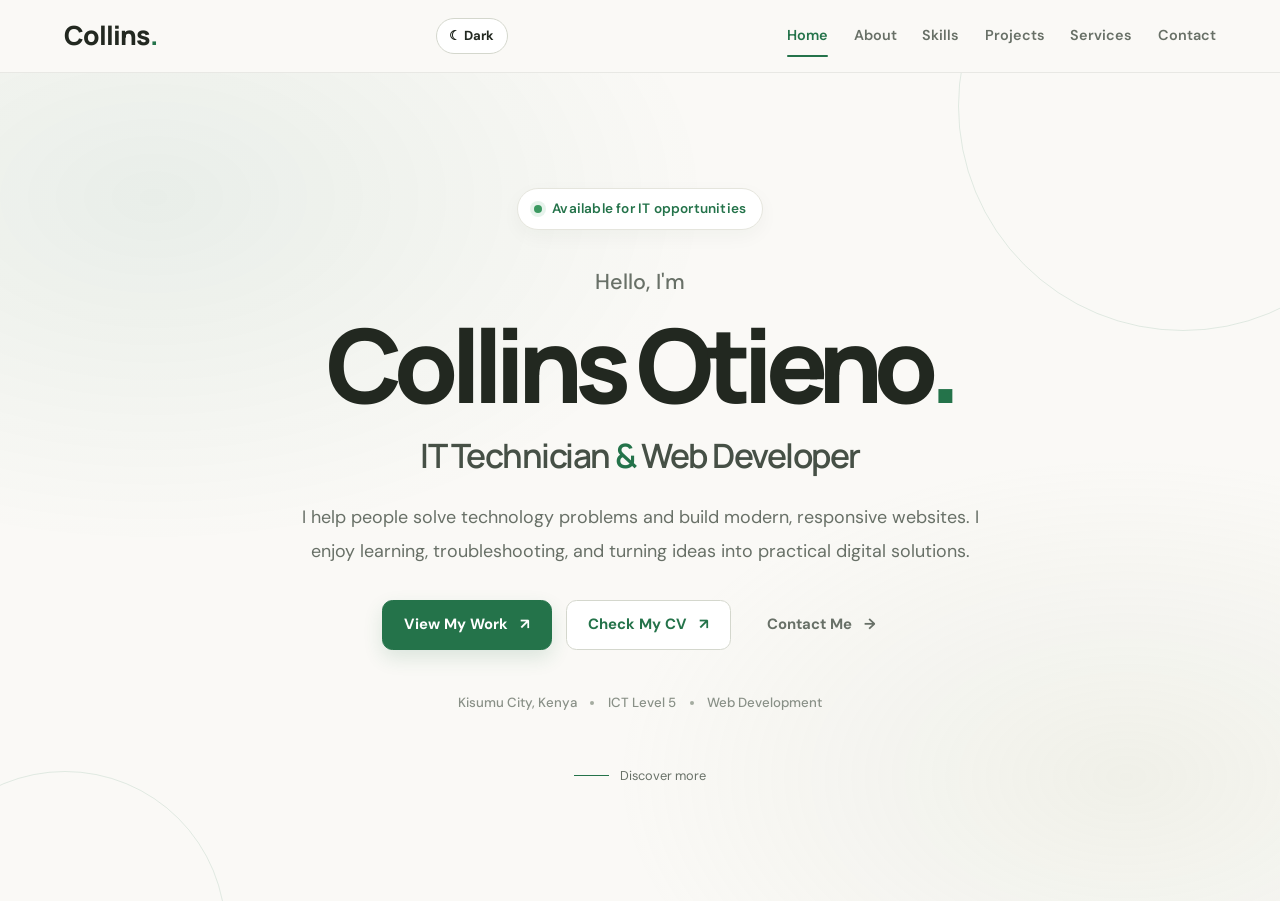
<file: index.html>
<!DOCTYPE html>
<html lang="en">

<head>
  <meta charset="UTF-8">
  <meta name="viewport" content="width=device-width, initial-scale=1.0">
  <meta name="theme-color" content="#faf9f6">
  <meta name="description" content="Collins Otieno is an IT Technician and Web Developer based in Kisumu, Kenya, providing IT support, digital services, and responsive website development.">

  <title>Collins Otieno | IT Technician & Web Developer</title>

  <link rel="preconnect" href="https://fonts.googleapis.com">
  <link rel="preconnect" href="https://fonts.gstatic.com" crossorigin>
  <link href="https://fonts.googleapis.com/css2?family=DM+Sans:wght@400;500;600;700&family=Manrope:wght@400;500;600;700;800&display=swap" rel="stylesheet">

  <link rel="stylesheet" href="style.css">
  <script src="script.js" defer></script>
</head>

<body>

  <!-- Navigation -->
  <nav aria-label="Main navigation">
    <div class="nav-header">
      <a href="#home" class="logo">Collins<span>.</span></a>

      <div class="nav-controls">
        <button type="button" id="theme-toggle" class="theme-toggle" aria-label="Switch to dark theme" aria-pressed="false">☾ Dark</button>
        <button type="button" id="nav-toggle" class="nav-toggle" aria-controls="primary-navigation" aria-expanded="false" aria-label="Open navigation menu">☰ Menu</button>
      </div>
    </div>

    <div class="nav-links" id="primary-navigation">
      <a href="#home">Home</a>
      <a href="#about">About</a>
      <a href="#skills">Skills</a>
      <a href="#projects">Projects</a>
      <a href="#services">Services</a>
      <a href="#contact">Contact</a>
    </div>
  </nav>

  <main>

    <!-- Home / Hero -->
    <section id="home" class="view-active">
      <div class="hero-content">

        <p class="hero-intro">
          <span class="status-dot"></span>
          Available for IT opportunities
        </p>

        <p class="hero-greeting">Hello, I'm</p>

        <h1>Collins Otieno<span>.</span></h1>

        <h2>IT Technician <span>&amp;</span> Web Developer</h2>

        <p class="hero-description">
          I help people solve technology problems and build modern,
          responsive websites. I enjoy learning, troubleshooting,
          and turning ideas into practical digital solutions.
        </p>

        <div class="hero-buttons">
          <a href="#projects" class="button button-primary">
            View My Work <span aria-hidden="true">↗</span>
          </a>

          <a
            href="Collins-Otieno-CV.pdf"
            class="button button-outline"
            target="_blank"
            rel="noopener noreferrer"
          >
            Check My CV <span aria-hidden="true">↗</span>
          </a>

          <a href="#contact" class="button button-text">
            Contact Me <span aria-hidden="true">→</span>
          </a>
        </div>

        <div class="hero-meta">
          <span>Kisumu City, Kenya</span>
          <span class="meta-divider" aria-hidden="true"></span>
          <span>ICT Level 5</span>
          <span class="meta-divider" aria-hidden="true"></span>
          <span>Web Development</span>
        </div>

        <a href="#about" class="scroll-indicator">
          <span class="scroll-line" aria-hidden="true"></span>
          Discover more
        </a>

      </div>
    </section>

    <!-- About -->
    <section id="about" class="page-section view-hidden">
      <div class="section-container about-content">

        <p class="section-label">ABOUT ME</p>
        <h2 class="section-heading">Technology with a purpose.</h2>

        <div class="about-intro">

          <div class="profile-picture-wrapper">
            <img
              src="images/profile.jpg"
              alt="Collins Otieno"
              class="profile-picture profile-main"
              loading="lazy"
            >

            <img
              src="images/profile-hover.jpg"
              alt=""
              aria-hidden="true"
              class="profile-picture profile-hover"
              loading="lazy"
            >
          </div>

          <div class="about-intro-text">
            <h3>Who I Am</h3>

            <p class="about-description">
              I am Collins Otieno, an aspiring IT Technician and Web
              Developer based in Kisumu City, Kisumu County, Kenya.
              I have a background in ICT and practical experience with
              software support, digital services, and technology
              solutions. I am passionate about technology,
              problem-solving, and creating useful digital solutions
              that make everyday tasks easier.
            </p>

            <p class="about-description about-description-extra">
              I continue to strengthen my skills through hands-on
              practice, technical learning, and web development projects.
              My goal is to grow into a dependable IT professional who
              can support users and create effective digital experiences.
            </p>
          </div>

        </div>

        <div class="about-highlights">

          <article class="highlight">
            <span class="card-number">01</span>
            <h3>IT Support</h3>
            <p>
              Helping users troubleshoot software issues and find
              practical solutions to everyday technology problems.
            </p>
          </article>

          <article class="highlight">
            <span class="card-number">02</span>
            <h3>Web Development</h3>
            <p>
              Building responsive websites with clean layouts,
              accessible structure, and modern HTML and CSS.
            </p>
          </article>

          <article class="highlight">
            <span class="card-number">03</span>
            <h3>Practical Experience</h3>
            <p>
              Developing useful skills through ICT training, personal
              projects, and digital service experience.
            </p>
          </article>

        </div>

        <div class="about-details">

          <div>
            <span>Location</span>
            <strong>Kisumu City, Kenya</strong>
          </div>

          <div>
            <span>Education</span>
            <strong>ICT Certificate / Level 5</strong>
          </div>

          <div>
            <span>Career Goal</span>
            <strong>IT Technician &amp; Web Developer</strong>
          </div>

        </div>

      </div>

      
<!-- Certificates -->
<div class="certificates-section" id="certificates">
    <h3>My Certificates</h3>
    <p class="certificates-intro">
        Certificates and training that support my ICT
        and web development skills.
    </p>

    <div class="certificates-container">

        <!-- freeCodeCamp Certificate -->
        <div class="certificate-card">
            <div class="certificate-placeholder">
                <span>freeCodeCamp</span>
            </div>

            <h4>freeCodeCamp Certificate</h4>
            <p>
                Web development learning and practical coding
                projects through freeCodeCamp.
            </p>
          
<a
    href="https://www.freecodecamp.org/certification/ut-f/responsive-web-design-v9"
    class="certificate-button"
    target="_blank"
    rel="noopener noreferrer"
>
    View Certificate
</a>

        </div>

        <!-- ACWICT Certificate -->
        <div class="certificate-card">
            <div class="certificate-placeholder">
                <span>ACWICT</span>
            </div>

            <h4>ACWICT Certificate</h4>
            <p>
                ICT training and device repair skills.
            </p>
            <span class="certificate-status">Certificate image to be added</span>
        </div>

    </div>
</div>


  
    </section>

    <!-- Skills -->
    <section id="skills" class="page-section view-hidden">
      <div class="section-container skills-content">

        <p class="section-label">MY SKILLS</p>
        <h2 class="section-heading">What I can do.</h2>

        <p class="section-description">
          I have developed practical ICT skills through training,
          personal projects, and hands-on digital service experience.
        </p>

        <div class="skills-grid">

          <article class="skill-card">
            <span class="card-number">01</span>
            <h3>IT Support &amp; Troubleshooting</h3>
            <ul>
              <li>Software troubleshooting</li>
              <li>Computer support</li>
              <li>Software updates</li>
              <li>Basic bug fixing</li>
              <li>System maintenance</li>
            </ul>
          </article>

          <article class="skill-card">
            <span class="card-number">02</span>
            <h3>Web Development</h3>
            <ul>
              <li>HTML</li>
              <li>CSS</li>
              <li>Responsive web design</li>
              <li>CSS Grid</li>
              <li>Flexbox</li>
            </ul>
          </article>

          <article class="skill-card">
            <span class="card-number">03</span>
            <h3>Device &amp; Software Support</h3>
            <ul>
              <li>Phone software support</li>
              <li>Software updates</li>
              <li>Junk file cleaning</li>
              <li>Password recovery assistance</li>
              <li>General device support</li>
            </ul>
          </article>

          <article class="skill-card">
            <span class="card-number">04</span>
            <h3>Digital &amp; Cyber Services</h3>
            <ul>
              <li>Printing and photocopying</li>
              <li>KRA online services</li>
              <li>KUCCPS services</li>
              <li>HELB application assistance</li>
              <li>General digital services</li>
            </ul>
          </article>

        </div>
      </div>
    </section>

    <!-- Projects -->
    <section id="projects" class="page-section view-hidden">
      <div class="section-container projects-content">

        <p class="section-label">MY PROJECTS</p>
        <h2 class="section-heading">Things I've built.</h2>

        <p class="section-description">
          These projects demonstrate my growing experience with HTML,
          CSS, responsive layouts, animation, and accessible web design.
        </p>

        <div class="projects-grid">

          <article class="project-card">
            <div class="project-image preview-penguin">
              <span class="preview-index">PROJECT 01</span>
              <div class="project-preview-title">CSS Penguin</div>
              <span class="preview-caption">Illustration &amp; animation</span>
            </div>

            <div class="project-info">
              <h3>CSS Penguin</h3>
              <p>
                A creative illustration built with HTML and CSS using
                custom shapes, gradients, and interactive effects.
              </p>

              <div class="project-tech">
                <span>HTML</span>
                <span>CSS</span>
                <span>Animation</span>
              </div>

              <div class="project-buttons">
                <a href="Projects/penguin/index.html" target="_blank" rel="noopener noreferrer">View Project ↗</a>
                <a href="Projects/penguin/source/index.html" target="_blank" rel="noopener noreferrer">Source Code</a>
              </div>
            </div>
          </article>

          <article class="project-card">
            <div class="project-image preview-magazine">
              <span class="preview-index">PROJECT 02</span>
              <div class="project-preview-title">The Magazine</div>
              <span class="preview-caption">Editorial layout</span>
            </div>

            <div class="project-info">
              <h3>Responsive Magazine</h3>
              <p>
                A magazine-style layout featuring CSS Grid, responsive
                typography, flexible columns, and structured content.
              </p>

              <div class="project-tech">
                <span>HTML</span>
                <span>CSS Grid</span>
                <span>Responsive Design</span>
              </div>

              <div class="project-buttons">
                <a href="Projects/magazine/index.html" target="_blank" rel="noopener noreferrer">View Project ↗</a>
                <a href="Projects/magazine/source/index.html" target="_blank" rel="noopener noreferrer">Source Code</a>
              </div>
            </div>
          </article>

          <article class="project-card">
            <div class="project-image preview-skyline">
              <span class="preview-index">PROJECT 03</span>
              <div class="project-preview-title">City Skyline</div>
              <span class="preview-caption">CSS visual design</span>
            </div>

            <div class="project-info">
              <h3>Responsive City Skyline</h3>
              <p>
                A city illustration created with CSS shapes, variables,
                gradients, and responsive layout techniques.
              </p>

              <div class="project-tech">
                <span>HTML</span>
                <span>CSS</span>
                <span>CSS Variables</span>
              </div>

              <div class="project-buttons">
                <a href="Projects/city-skyline/index.html" target="_blank" rel="noopener noreferrer">View Project ↗</a>
                <a href="Projects/city-skyline/source/index.html" target="_blank" rel="noopener noreferrer">Source Code</a>
              </div>
            </div>
          </article>

          <article class="project-card">
            <div class="project-image preview-ferris">
              <span class="preview-index">PROJECT 04</span>
              <div class="project-preview-title">Ferris Wheel</div>
              <span class="preview-caption">Motion &amp; transforms</span>
            </div>

            <div class="project-info">
              <h3>Animated Ferris Wheel</h3>
              <p>
                An animated CSS illustration demonstrating rotation,
                transforms, keyframes, and responsive sizing.
              </p>

              <div class="project-tech">
                <span>HTML</span>
                <span>CSS</span>
                <span>Animation</span>
              </div>

              <div class="project-buttons">
                <a href="Projects/ferris-wheel/index.html" target="_blank" rel="noopener noreferrer">View Project ↗</a>
                <a href="Projects/ferris-wheel/source/index.html" target="_blank" rel="noopener noreferrer">Source Code</a>
              </div>
            </div>
          </article>

          <article class="project-card">
            <div class="project-image preview-gallery">
              <span class="preview-index">PROJECT 05</span>
              <div class="project-preview-title">Photo Gallery</div>
              <span class="preview-caption">Flexible image layout</span>
            </div>

            <div class="project-info">
              <h3>Flexbox Photo Gallery</h3>
              <p>
                A responsive gallery demonstrating flexible layouts,
                wrapping, spacing, and image presentation.
              </p>

              <div class="project-tech">
                <span>HTML</span>
                <span>CSS</span>
                <span>Flexbox</span>
              </div>

              <div class="project-buttons">
                <a href="Projects/photo-gallery/index.html" target="_blank" rel="noopener noreferrer">View Project ↗</a>
                <a href="Projects/photo-gallery/source/index.html" target="_blank" rel="noopener noreferrer">Source Code</a>
              </div>
            </div>
          </article>

          <article class="project-card">
            <div class="project-image preview-quiz">
              <span class="preview-index">PROJECT 06</span>
              <div class="project-preview-title">Accessibility Quiz</div>
              <span class="preview-caption">Inclusive web design</span>
            </div>

            <div class="project-info">
              <h3>Accessibility Quiz</h3>
              <p>
                A quiz interface demonstrating semantic HTML, form
                controls, accessibility concepts, and responsive styling.
              </p>

              <div class="project-tech">
                <span>HTML</span>
                <span>CSS</span>
                <span>Accessibility</span>
              </div>

              <div class="project-buttons">
                <a href="Projects/accessibility-quiz/index.html" target="_blank" rel="noopener noreferrer">View Project ↗</a>
                <a href="Projects/accessibility-quiz/source/index.html" target="_blank" rel="noopener noreferrer">Source Code</a>
              </div>
            </div>
          </article>

        </div>
      </div>
    </section>

    <!-- Services -->
    <section id="services" class="page-section view-hidden">
      <div class="section-container services-content">

        <p class="section-label">WHAT I DO</p>
        <h2 class="section-heading">My services.</h2>

        <p class="section-description">
          Practical IT and digital services that help individuals
          and businesses solve technical problems and work efficiently.
        </p>

        <div class="services-grid">

          <article class="service-card">
            <span class="service-icon" aria-hidden="true">01</span>
            <h3>IT Support</h3>
            <p>
              Computer troubleshooting, software installation,
              updates, system maintenance, and technical assistance.
            </p>
          </article>

          <article class="service-card">
            <span class="service-icon" aria-hidden="true">02</span>
            <h3>Phone Software Support</h3>
            <p>
              Software updates, troubleshooting, junk file cleaning,
              and general phone software assistance.
            </p>
          </article>

          <article class="service-card">
            <span class="service-icon" aria-hidden="true">03</span>
            <h3>Web Development</h3>
            <p>
              Responsive websites built with HTML and CSS, focusing
              on clear layouts and user-friendly experiences.
            </p>
          </article>

          <article class="service-card">
            <span class="service-icon" aria-hidden="true">04</span>
            <h3>Cyber &amp; Digital Services</h3>
            <p>
              Printing, photocopying, online applications, document
              support, and everyday digital services.
            </p>
          </article>

          <article class="service-card">
            <span class="service-icon" aria-hidden="true">05</span>
            <h3>Wi-Fi &amp; Network Support</h3>
            <p>
              Basic Wi-Fi setup, connectivity troubleshooting, and
              assistance with common network problems.
            </p>
          </article>

          <article class="service-card">
            <span class="service-icon" aria-hidden="true">06</span>
            <h3>Gaming &amp; Digital Entertainment</h3>
            <p>
              PlayStation gaming services and digital entertainment
              solutions for customers.
            </p>
          </article>

        </div>
      </div>
    </section>

    <!-- Contact -->
    <section id="contact" class="page-section view-hidden">
      <div class="section-container contact-content">

        <p class="section-label">GET IN TOUCH</p>
        <h2 class="section-heading">Let's work together.</h2>

        <p class="section-description">
          Have a project, technical problem, or opportunity to discuss?
          Get in touch and let's start a conversation.
        </p>

        <div class="contact-grid">

          <div class="contact-info">

            <article class="contact-item">
              <span class="contact-symbol" aria-hidden="true">@</span>
              <div>
                <h3>Email</h3>
                <a href="mailto:walkercollinsotieno@gmail.com">
                  walkercollinsotieno@gmail.com
                </a>
              </div>
            </article>

            <article class="contact-item">
              <span class="contact-symbol" aria-hidden="true">+</span>
              <div>
                <h3>Phone</h3>
                <a href="tel:+254736106705">+254 736 106 705</a>
              </div>
            </article>

            <article class="contact-item">
              <span class="contact-symbol" aria-hidden="true">⌖</span>
              <div>
                <h3>Location</h3>
                <p>Kisumu City, Kisumu County, Kenya</p>
              </div>
            </article>

            <div class="lets-connect">
              <h3>Find me online</h3>

              <div class="connect-links">
                <a href="https://github.com/walkercollinsotieno-prog" target="_blank" rel="noopener noreferrer">GitHub ↗</a>
                <a href="https://www.linkedin.com/in/collins-oluoch-3b44a7343" target="_blank" rel="noopener noreferrer">LinkedIn ↗</a>
                <a href="https://wa.me/254736106705" target="_blank" rel="noopener noreferrer">WhatsApp ↗</a>
                <a href="mailto:walkercollinsotieno@gmail.com">Email ↗</a>
              </div>
            </div>

          </div>

          <div class="contact-forms">

            <form class="contact-form" id="contact-form">
              <h3>Send me a message</h3>

              <p class="form-description">
                Fill in your details to prepare a message in your email app.
              </p>

              <label for="contact-name">Your Name</label>
              <input
                type="text"
                id="contact-name"
                name="name"
                placeholder="Enter your name"
                autocomplete="name"
                required
              >

              <label for="contact-email">Your Email</label>
              <input
                type="email"
                id="contact-email"
                name="email"
                placeholder="Enter your email"
                autocomplete="email"
                required
              >

              <label for="contact-message">Your Message</label>
              <textarea
                id="contact-message"
                name="message"
                rows="5"
                placeholder="How can I help you?"
                required
              ></textarea>

              <button type="submit" class="button button-primary">
                Prepare Email <span aria-hidden="true">↗</span>
              </button>

              <p class="form-status" id="contact-status" aria-live="polite"></p>
            </form>

            <form class="comment-section" id="comment-form">
              <h3>Leave a Comment</h3>

              <p class="form-description">
                Have a question, suggestion, or feedback? Prepare a comment
                using the form below.
              </p>

              <label for="comment-name">Your Name</label>
              <input
                type="text"
                id="comment-name"
                name="comment-name"
                placeholder="Enter your name"
                autocomplete="name"
                required
              >

              <label for="comment-email">Your Email</label>
              <input
                type="email"
                id="comment-email"
                name="comment-email"
                placeholder="Enter your email"
                autocomplete="email"
                required
              >

              <label for="comment-message">Your Comment</label>
              <textarea
                id="comment-message"
                name="comment-message"
                rows="4"
                placeholder="Write your comment..."
                required
              ></textarea>

              <button type="submit" class="button button-outline">
                Prepare Comment <span aria-hidden="true">↗</span>
              </button>

              <p class="form-status" id="comment-status" aria-live="polite"></p>
            </form>

          </div>

        </div>
      </div>
    </section>

  </main>

  <!-- Footer: visible when Contact is selected -->
  <footer id="footer" class="view-hidden">
    <div class="footer-content">

      <div class="footer-info">
        <a href="#home" class="footer-logo">Collins<span>.</span></a>
        <p>IT Technician &amp; Web Developer</p>
        <p>Kisumu City, Kisumu County, Kenya</p>
      </div>

      <div class="footer-links">
        <a href="#home">Home</a>
        <a href="#about">About</a>
        <a href="#skills">Skills</a>
        <a href="#projects">Projects</a>
        <a href="#services">Services</a>
        <a href="#contact">Contact</a>
      </div>

      <div class="footer-bottom">
        <p>&copy; 2026 Collins Otieno. All rights reserved.</p>
        <a href="#home">Back to Home ↑</a>
      </div>

    </div>
  </footer>

</body>
</html>
</file>
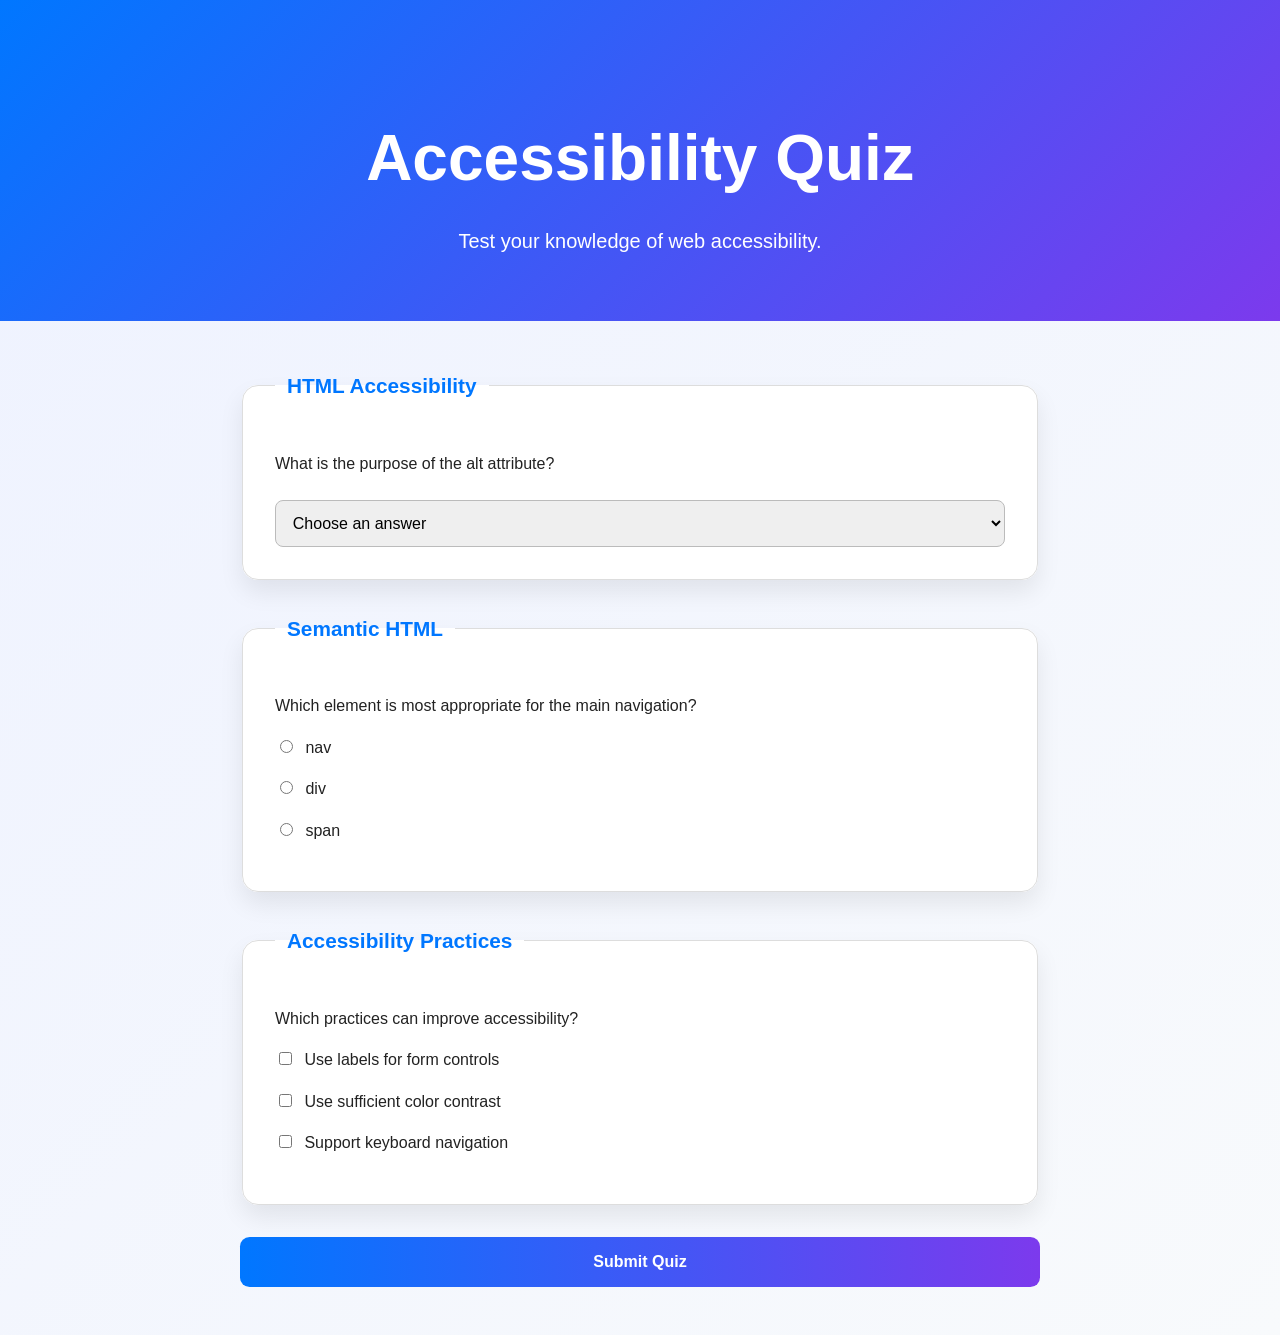
<file: Projects/accessibility-quiz/index.html>
<!DOCTYPE html>
<html lang="en">
<head>
  <meta charset="UTF-8">
  <meta name="viewport" content="width=device-width, initial-scale=1.0">
  <title>Accessibility Quiz</title>
  <link rel="stylesheet" href="styles.css">
</head>

<body>

  <header>
    <h1>Accessibility Quiz</h1>
    <p>Test your knowledge of web accessibility.</p>
  </header>

  <main>
    <form>

      <fieldset>
        <legend>HTML Accessibility</legend>

        <label for="name">What is the purpose of the alt attribute?</label>
        <select id="name" name="name">
          <option value="">Choose an answer</option>
          <option value="description">Describe an image</option>
          <option value="style">Change the image color</option>
          <option value="size">Change the image size</option>
        </select>

      </fieldset>

      <fieldset>
        <legend>Semantic HTML</legend>

        <p>Which element is most appropriate for the main navigation?</p>

        <label>
          <input type="radio" name="navigation" value="nav">
          nav
        </label>

        <label>
          <input type="radio" name="navigation" value="div">
          div
        </label>

        <label>
          <input type="radio" name="navigation" value="span">
          span
        </label>

      </fieldset>

      <fieldset>
        <legend>Accessibility Practices</legend>

        <p>Which practices can improve accessibility?</p>

        <label>
          <input type="checkbox" name="practice" value="labels">
          Use labels for form controls
        </label>

        <label>
          <input type="checkbox" name="practice" value="contrast">
          Use sufficient color contrast
        </label>

        <label>
          <input type="checkbox" name="practice" value="keyboard">
          Support keyboard navigation
        </label>

      </fieldset>

      <button type="submit">Submit Quiz</button>

    </form>
  </main>

</body>
</html>
</file>
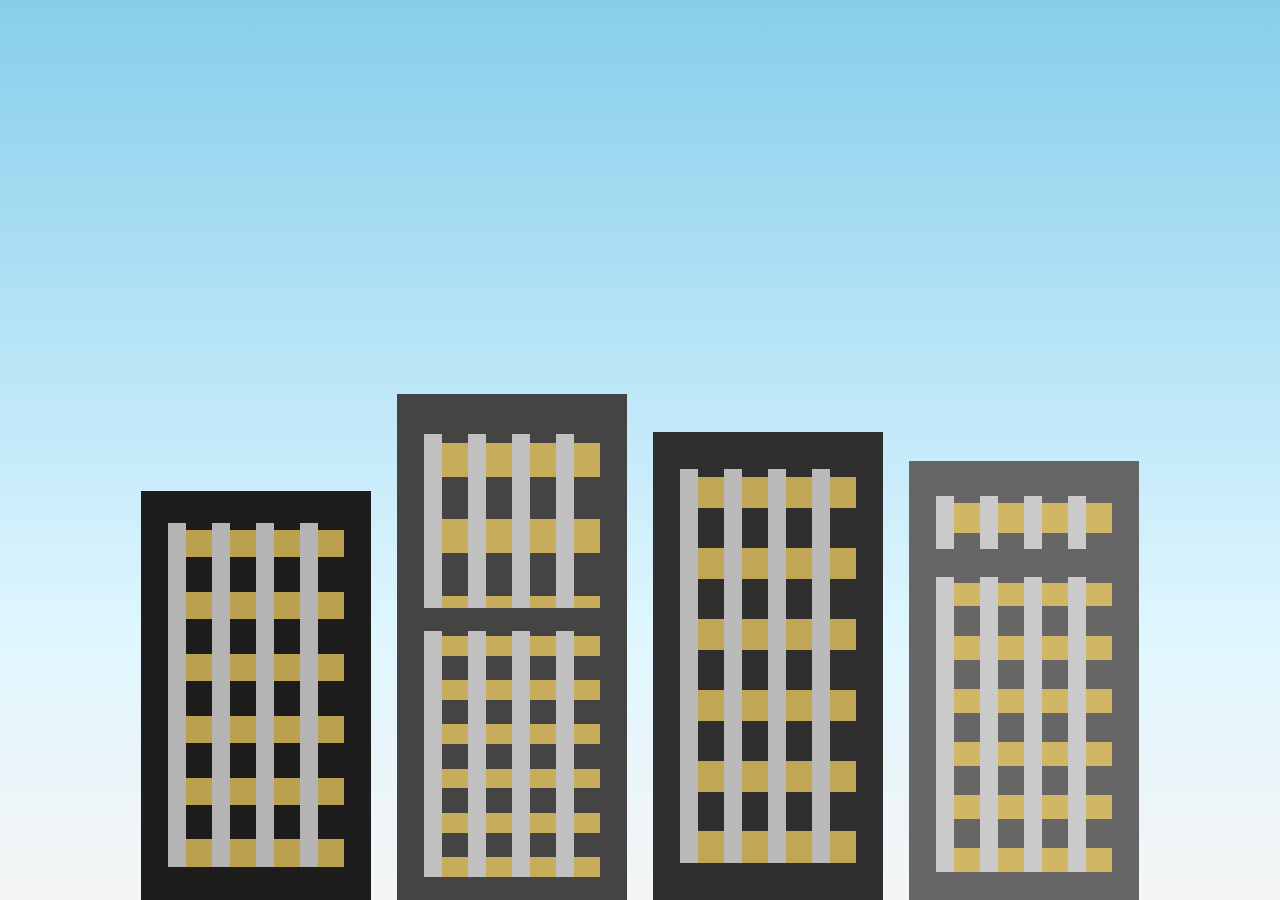
<file: Projects/city-skyline/index.html>
<!DOCTYPE html>
<html lang="en">
<head>
  <meta charset="UTF-8">
  <meta name="viewport" content="width=device-width, initial-scale=1.0">
  <title>Responsive City Skyline</title>
  <link rel="stylesheet" href="styles.css">
</head>

<body>

  <div class="background-buildings">
    <div class="building-wrap">
      <div class="bb1 building"></div>
      <div class="bb2 building"></div>
      <div class="bb3 building"></div>
      <div class="bb4 building"></div>
    </div>
  </div>

  <div class="foreground-buildings">
    <div class="building-wrap">
      <div class="fb1 building"></div>
      <div class="fb2 building"></div>
      <div class="fb3 building"></div>
      <div class="fb4 building"></div>
    </div>
  </div>

</body>
</html>
</file>
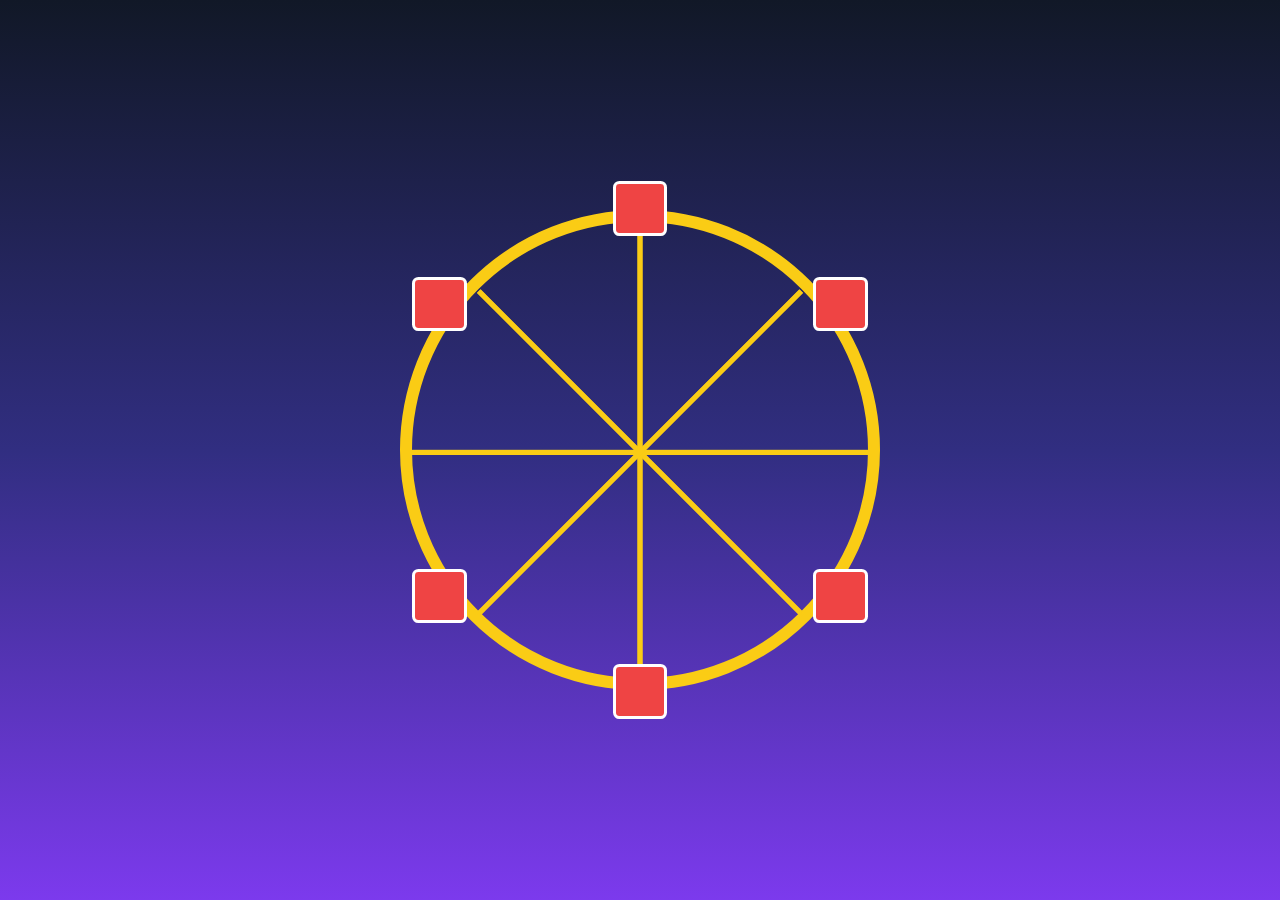
<file: Projects/ferris-wheel/index.html>
<!DOCTYPE html>
<html lang="en">
<head>
  <meta charset="UTF-8">
  <meta name="viewport" content="width=device-width, initial-scale=1.0">
  <title>Animated Ferris Wheel</title>
  <link rel="stylesheet" href="styles.css">
</head>

<body>

  <div class="wheel">
    <div class="line"></div>
    <div class="line"></div>
    <div class="line"></div>
    <div class="line"></div>
    <div class="line"></div>
    <div class="line"></div>
    <div class="line"></div>
    <div class="line"></div>

    <div class="cabin cabin1"></div>
    <div class="cabin cabin2"></div>
    <div class="cabin cabin3"></div>
    <div class="cabin cabin4"></div>
    <div class="cabin cabin5"></div>
    <div class="cabin cabin6"></div>

  </div>

</body>
</html>
</file>
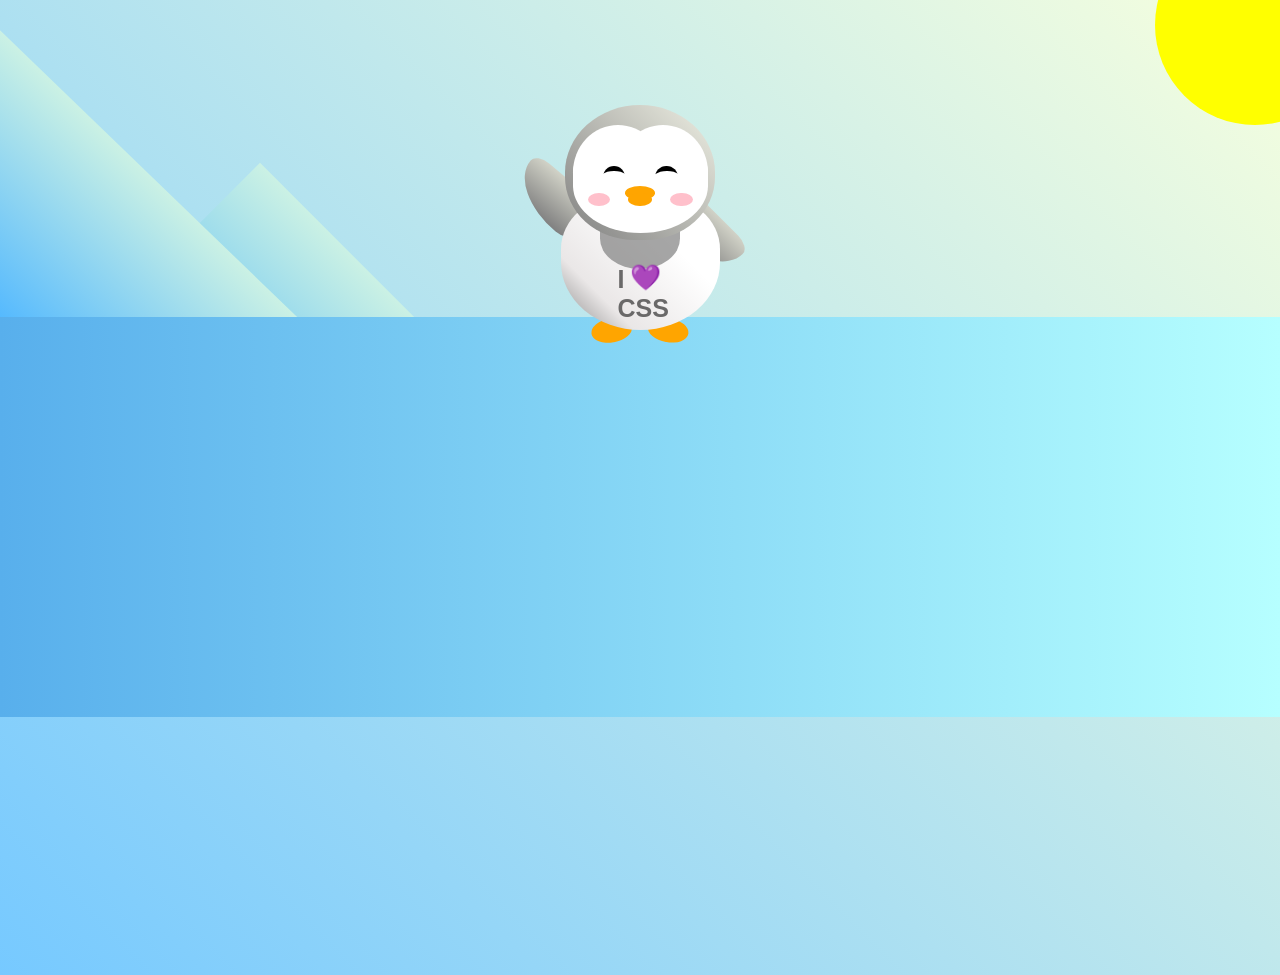
<file: Projects/penguin/index.html>
<!DOCTYPE html>
<html lang="en">

<head>
  <meta charset="UTF-8">
  <link rel="stylesheet" href="./styles.css">
  <title>Penguin</title>
  <meta name="viewport" content="width=device-width, initial-scale=1.0">
</head>

<body>

  <div class="left-mountain"></div>

  <div class="back-mountain"></div>

  <div class="sun"></div>

  <div class="penguin">

    <div class="penguin-head">

      <div class="face left"></div>
      <div class="face right"></div>

      <div class="chin"></div>

      <div class="eye left">
        <div class="eye-lid"></div>
      </div>

      <div class="eye right">
        <div class="eye-lid"></div>
      </div>

      <div class="blush left"></div>
      <div class="blush right"></div>

      <div class="beak top"></div>
      <div class="beak bottom"></div>

    </div>

    <div class="shirt">
      <div>💜</div>
      <p>I CSS</p>
    </div>

    <div class="penguin-body">

      <div class="arm left"></div>
      <div class="arm right"></div>

      <div class="foot left"></div>
      <div class="foot right"></div>

    </div>

  </div>

  <div class="ground"></div>

</body>

</html>
</file>
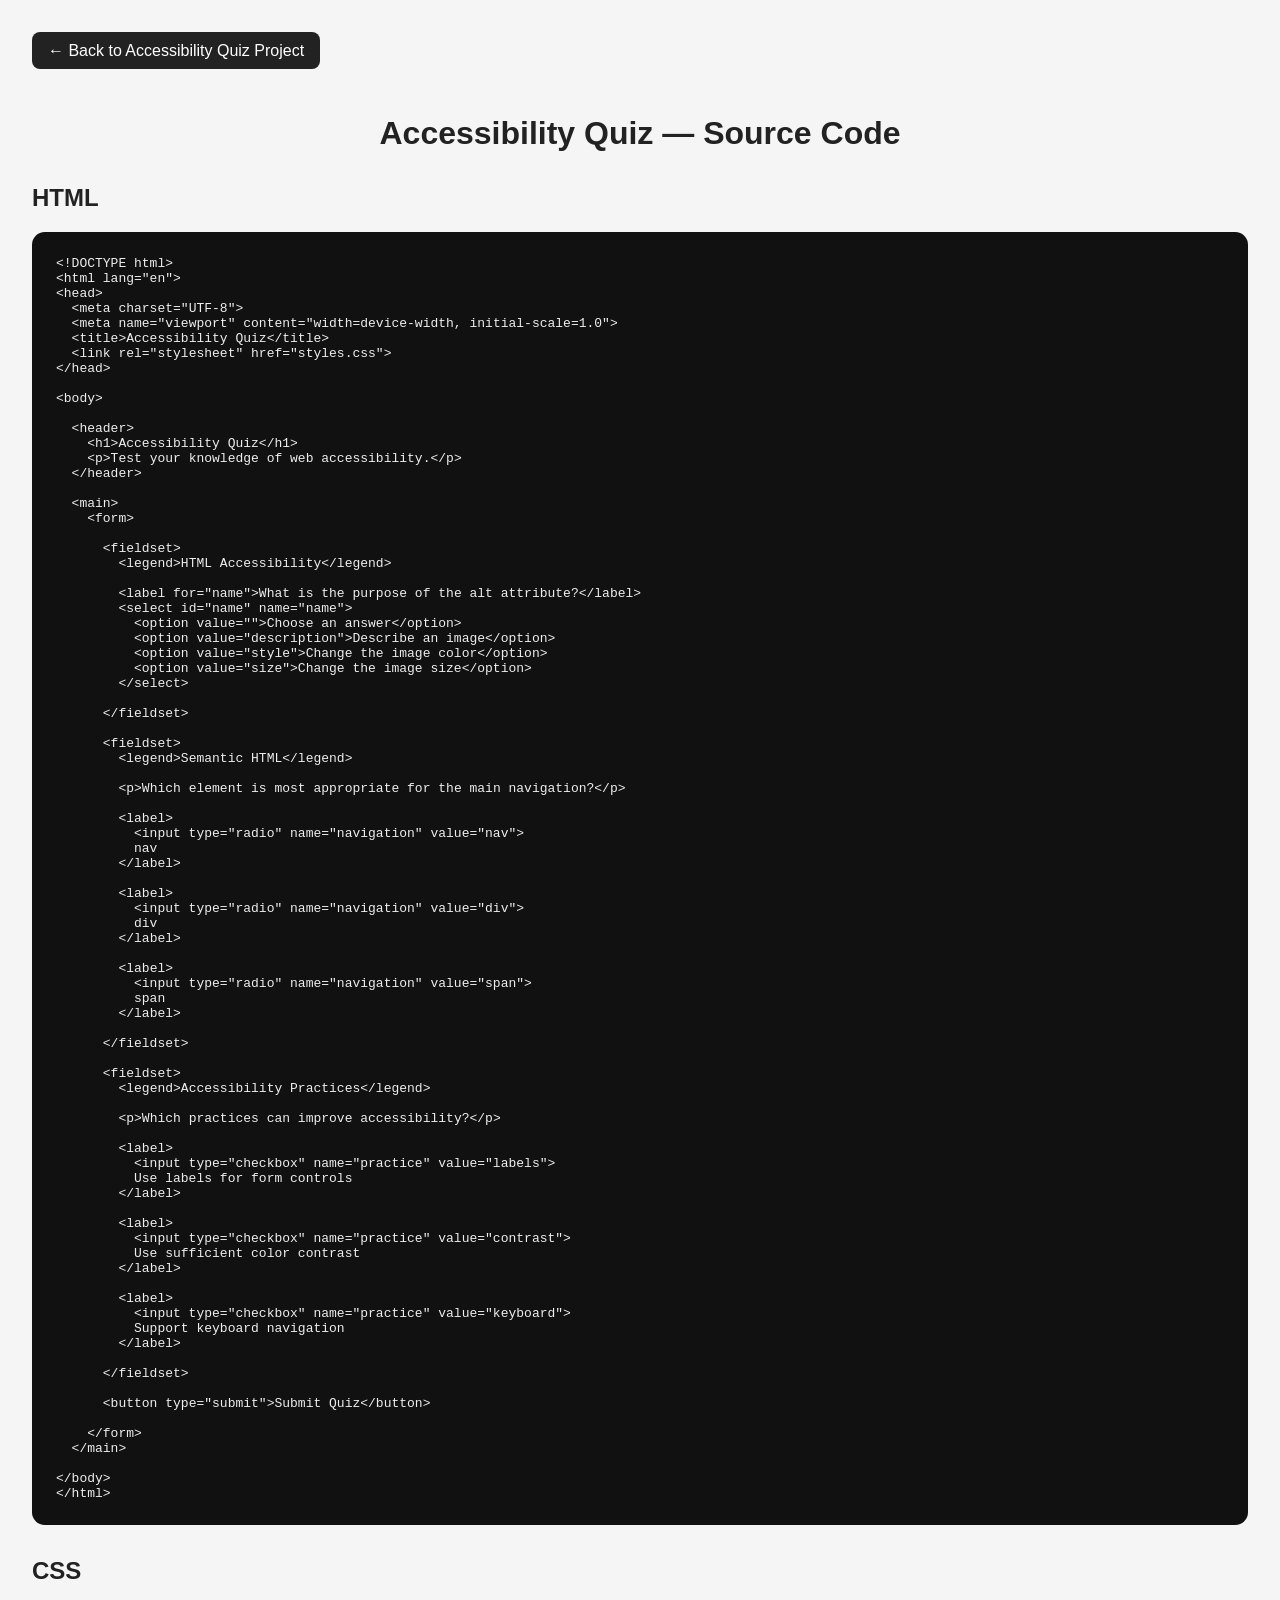
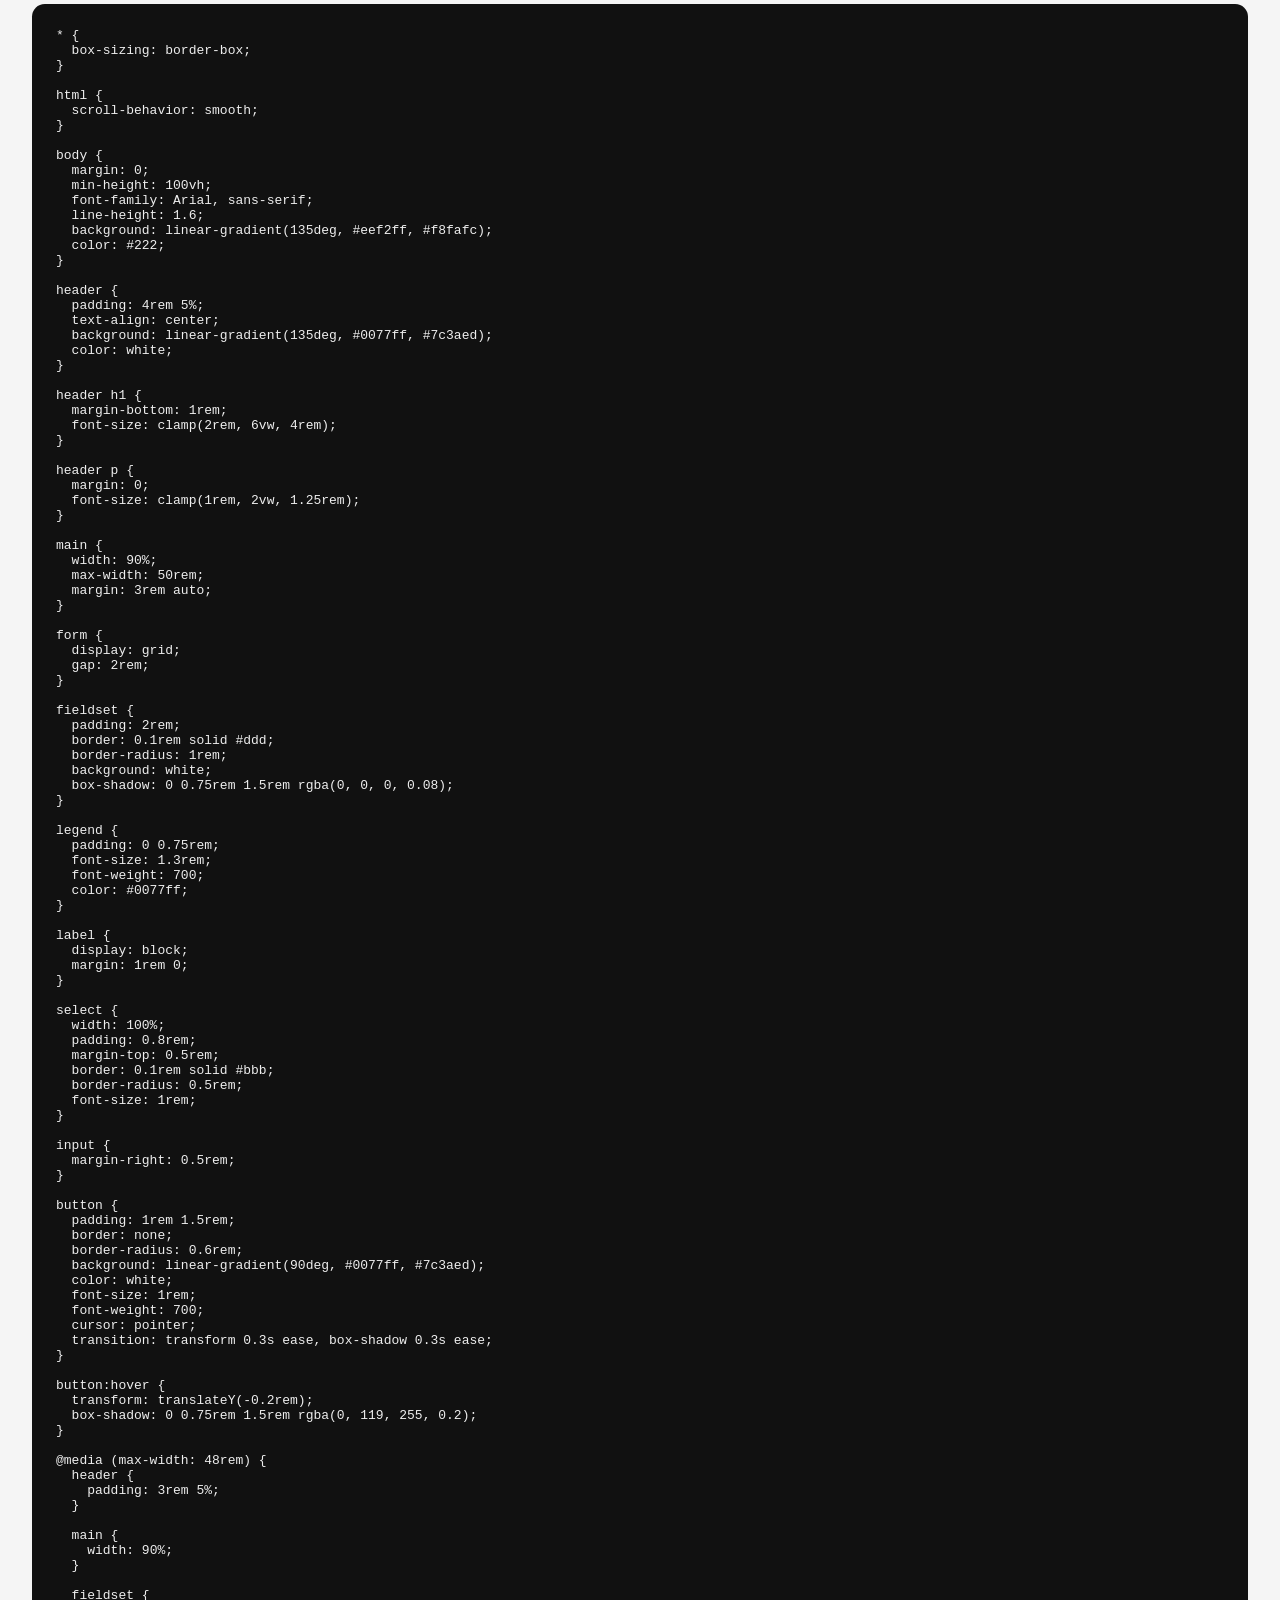
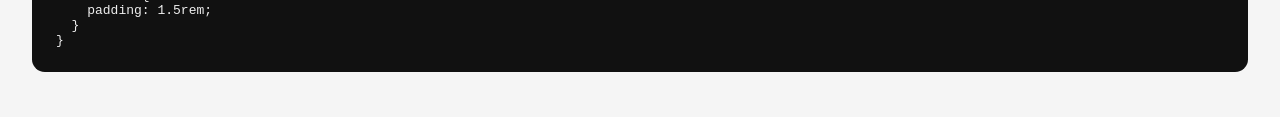
<file: Projects/accessibility-quiz/source/index.html>
<!DOCTYPE html>
<html lang="en">
<head>
  <meta charset="UTF-8">
  <meta name="viewport" content="width=device-width, initial-scale=1.0">
  <title>Accessibility Quiz - Source Code</title>

  <style>
    body {
      font-family: Arial, sans-serif;
      margin: 0;
      padding: 2rem;
      background: #f5f5f5;
      color: #222;
    }

    /* Styles the link as a professional back button */
    .back-link {
      display: inline-block;
      margin-bottom: 1.5rem;
      padding: 0.6rem 1rem;
      background: #222;
      color: white;
      text-decoration: none;
      border-radius: 0.5rem;
      transition: transform 0.2s ease, background 0.2s ease;
    }

    /* Adds a small hover effect when the mouse is over the button */
    .back-link:hover {
      background: #444;
      transform: translateX(-0.2rem);
    }

    h1 {
      text-align: center;
      margin-bottom: 2rem;
    }

    h2 {
      margin-top: 2rem;
    }

    pre {
      background: #111;
      color: #eee;
      padding: 1.5rem;
      border-radius: 0.8rem;
      overflow-x: auto;
      white-space: pre-wrap;
    }
  </style>
</head>

<body>

  <!-- Link back to the Accessibility Quiz project -->
  <a href="../index.html" class="back-link">← Back to Accessibility Quiz Project</a>

  <h1>Accessibility Quiz — Source Code</h1>

  <h2>HTML</h2>
  <pre id="html-code">Loading HTML...</pre>

  <h2>CSS</h2>
  <pre id="css-code">Loading CSS...</pre>

  <script>
    fetch("../index.html")
      .then(response => response.text())
      .then(code => {
        document.getElementById("html-code").textContent = code;
      });

    fetch("../styles.css")
      .then(response => response.text())
      .then(code => {
        document.getElementById("css-code").textContent = code;
      });
  </script>

</body>
</html>
</file>
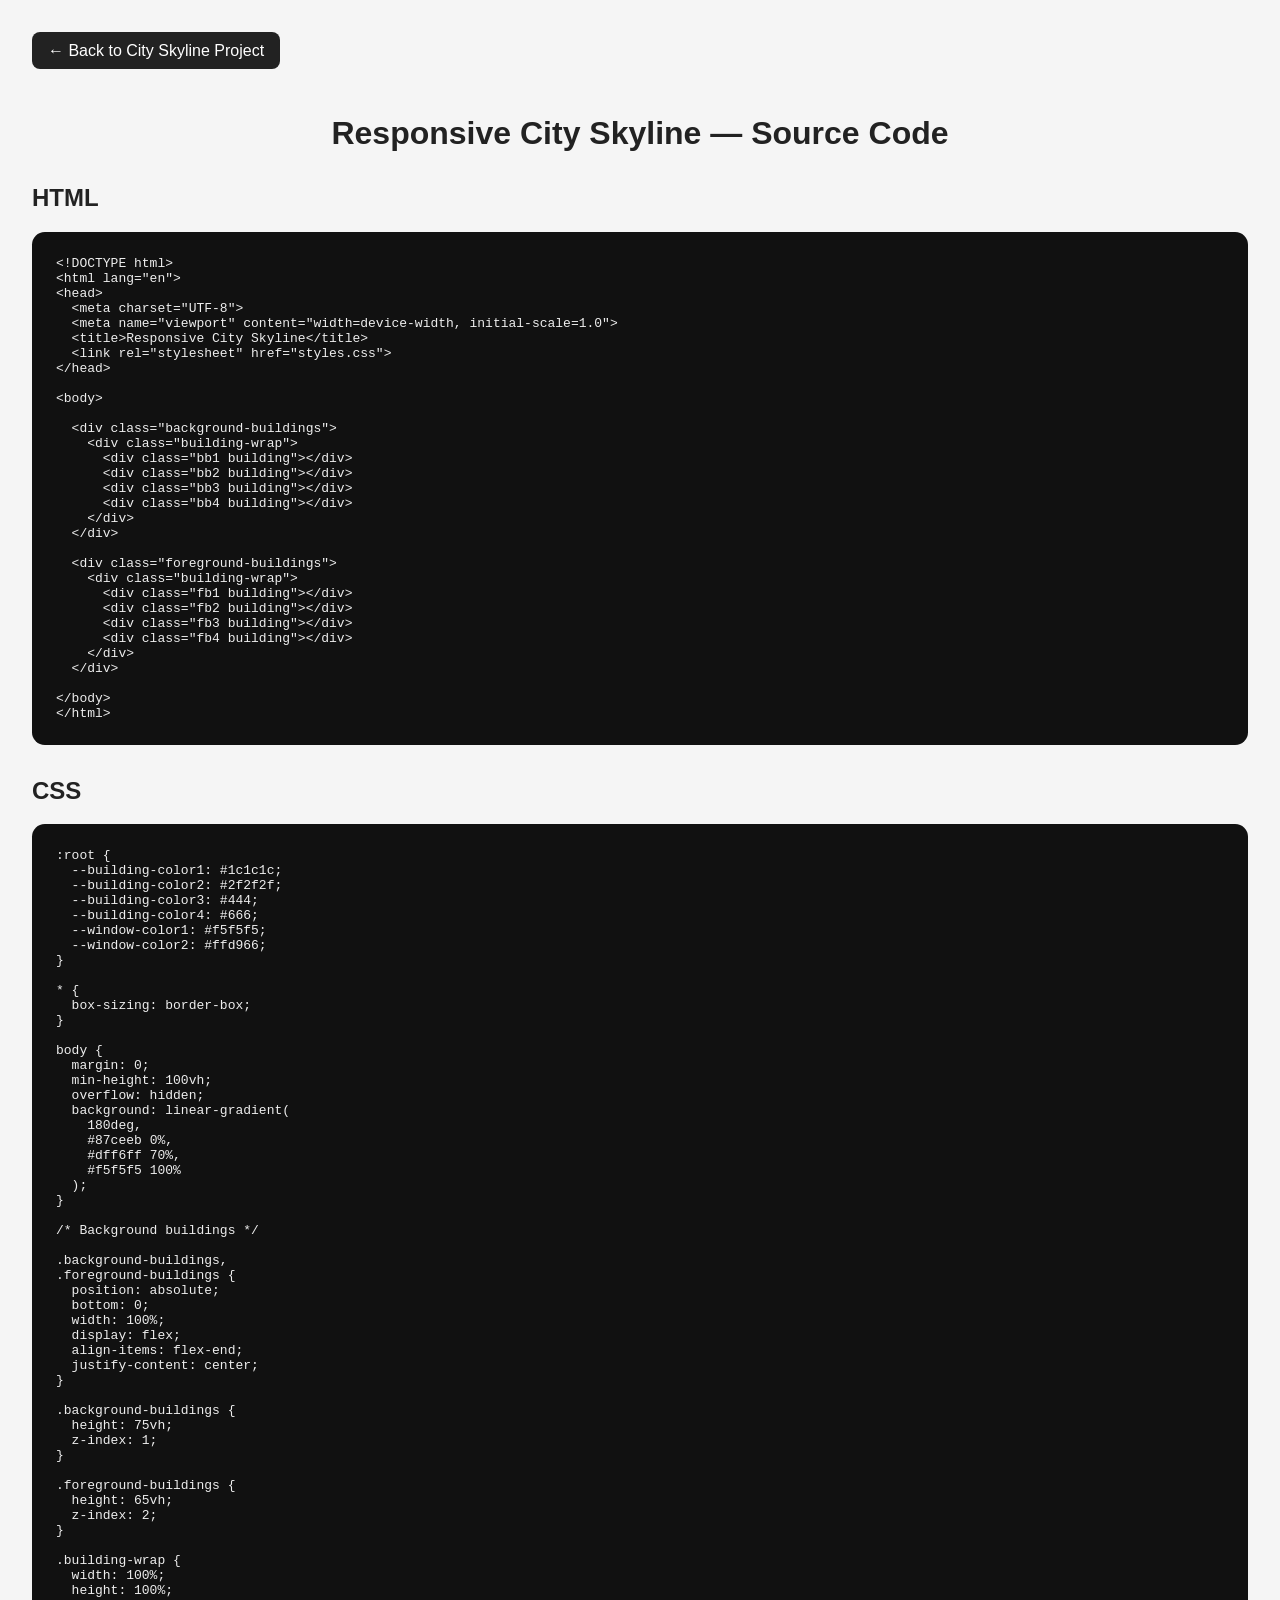
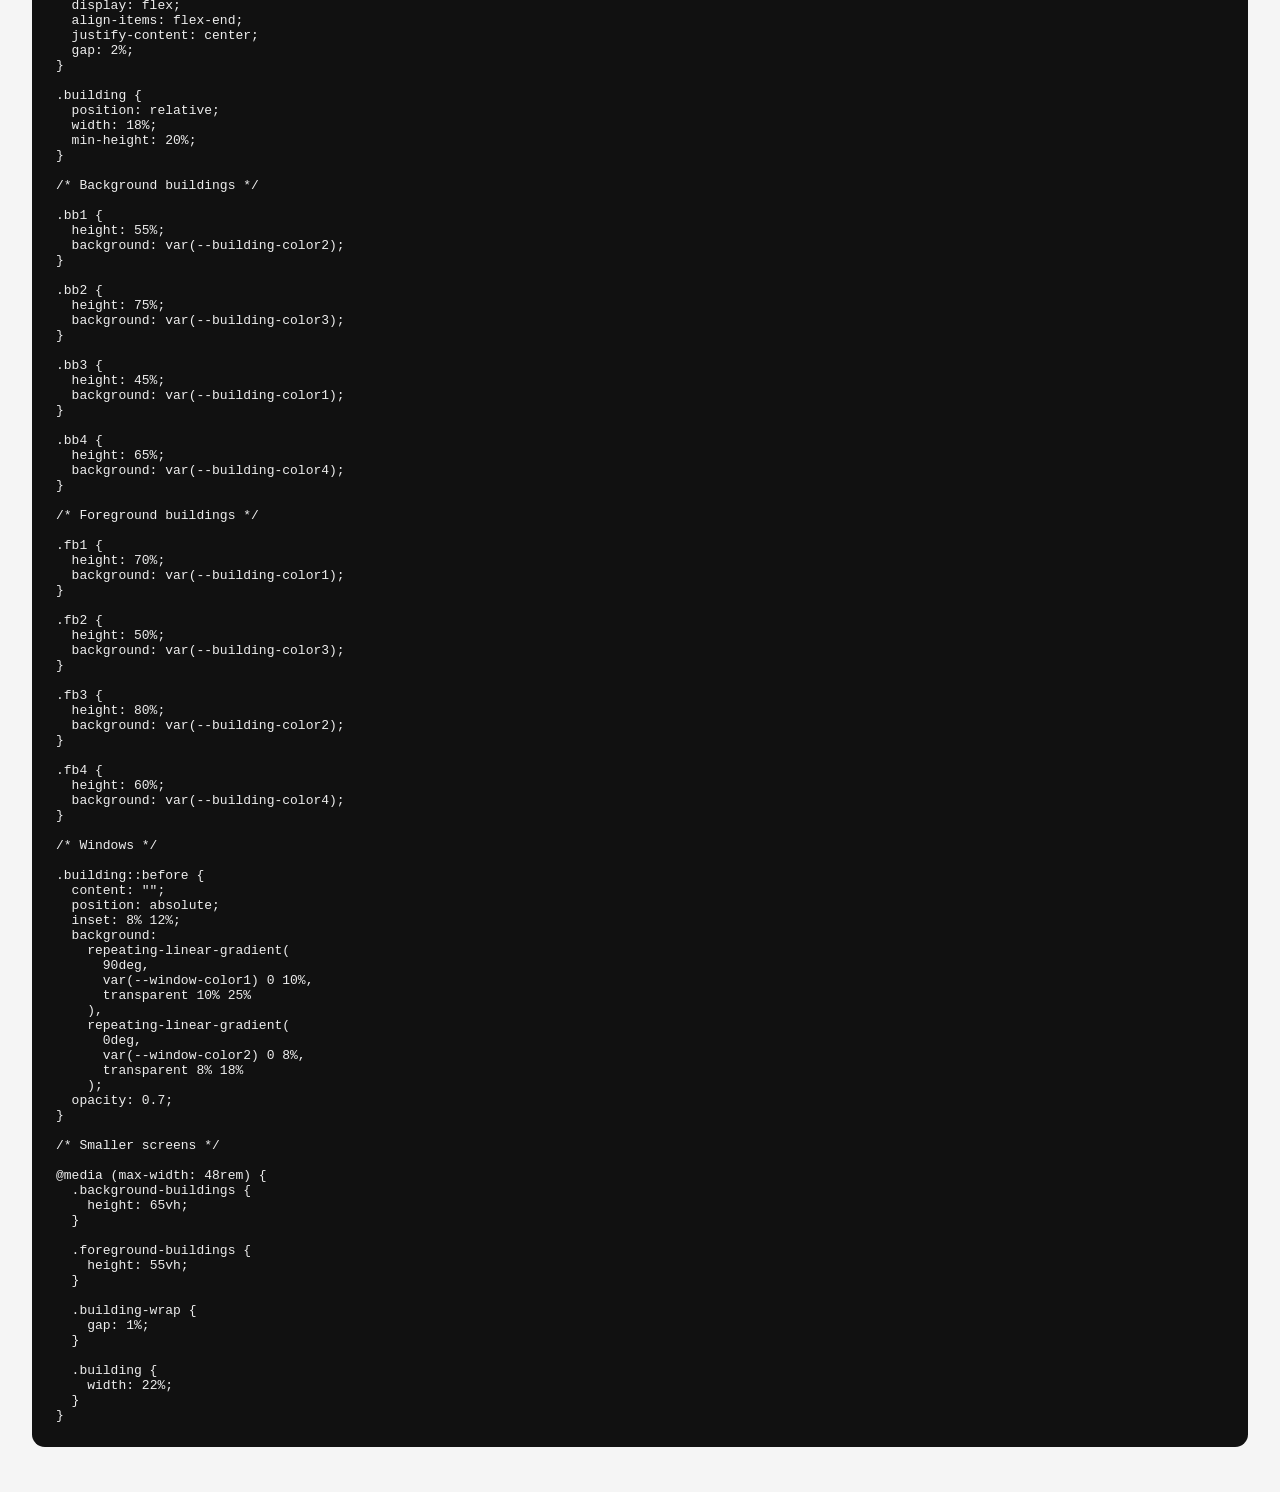
<file: Projects/city-skyline/source/index.html>
<!DOCTYPE html>
<html lang="en">
<head>
  <meta charset="UTF-8">
  <meta name="viewport" content="width=device-width, initial-scale=1.0">
  <title>City Skyline - Source Code</title>

  <style>
    body {
      font-family: Arial, sans-serif;
      margin: 0;
      padding: 2rem;
      background: #f5f5f5;
      color: #222;
    }

    /* Styles the link as a professional back button */
    .back-link {
      display: inline-block;
      margin-bottom: 1.5rem;
      padding: 0.6rem 1rem;
      background: #222;
      color: white;
      text-decoration: none;
      border-radius: 0.5rem;
      transition: transform 0.2s ease, background 0.2s ease;
    }

    /* Adds a small hover effect when the mouse is over the button */
    .back-link:hover {
      background: #444;
      transform: translateX(-0.2rem);
    }

    h1 {
      text-align: center;
      margin-bottom: 2rem;
    }

    h2 {
      margin-top: 2rem;
    }

    pre {
      background: #111;
      color: #eee;
      padding: 1.5rem;
      border-radius: 0.8rem;
      overflow-x: auto;
      white-space: pre-wrap;
    }
  </style>
</head>

<body>

  <!-- Link back to the City Skyline project -->
  <a href="../index.html" class="back-link">← Back to City Skyline Project</a>

  <h1>Responsive City Skyline — Source Code</h1>

  <h2>HTML</h2>
  <pre id="html-code">Loading HTML...</pre>

  <h2>CSS</h2>
  <pre id="css-code">Loading CSS...</pre>

  <script>
    fetch("../index.html")
      .then(response => response.text())
      .then(code => {
        document.getElementById("html-code").textContent = code;
      });

    fetch("../styles.css")
      .then(response => response.text())
      .then(code => {
        document.getElementById("css-code").textContent = code;
      });
  </script>

</body>
</html>
</file>
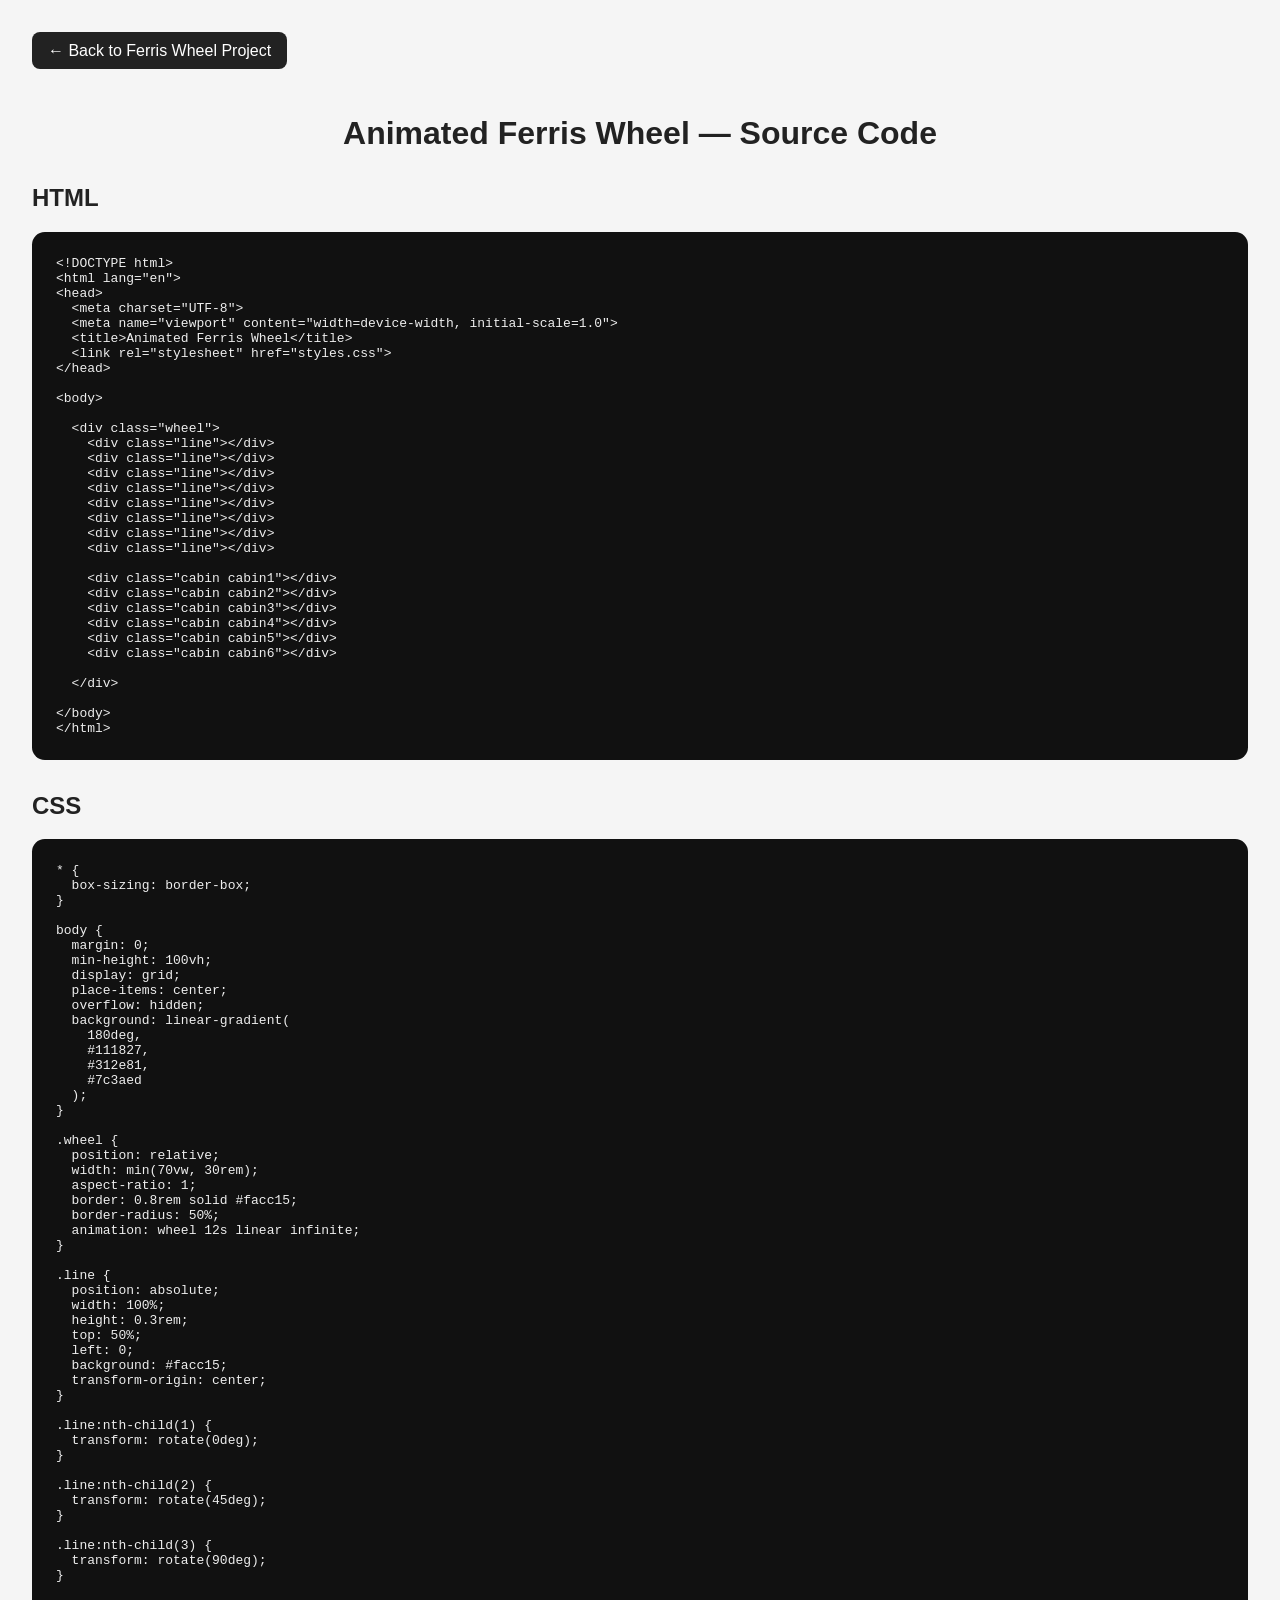
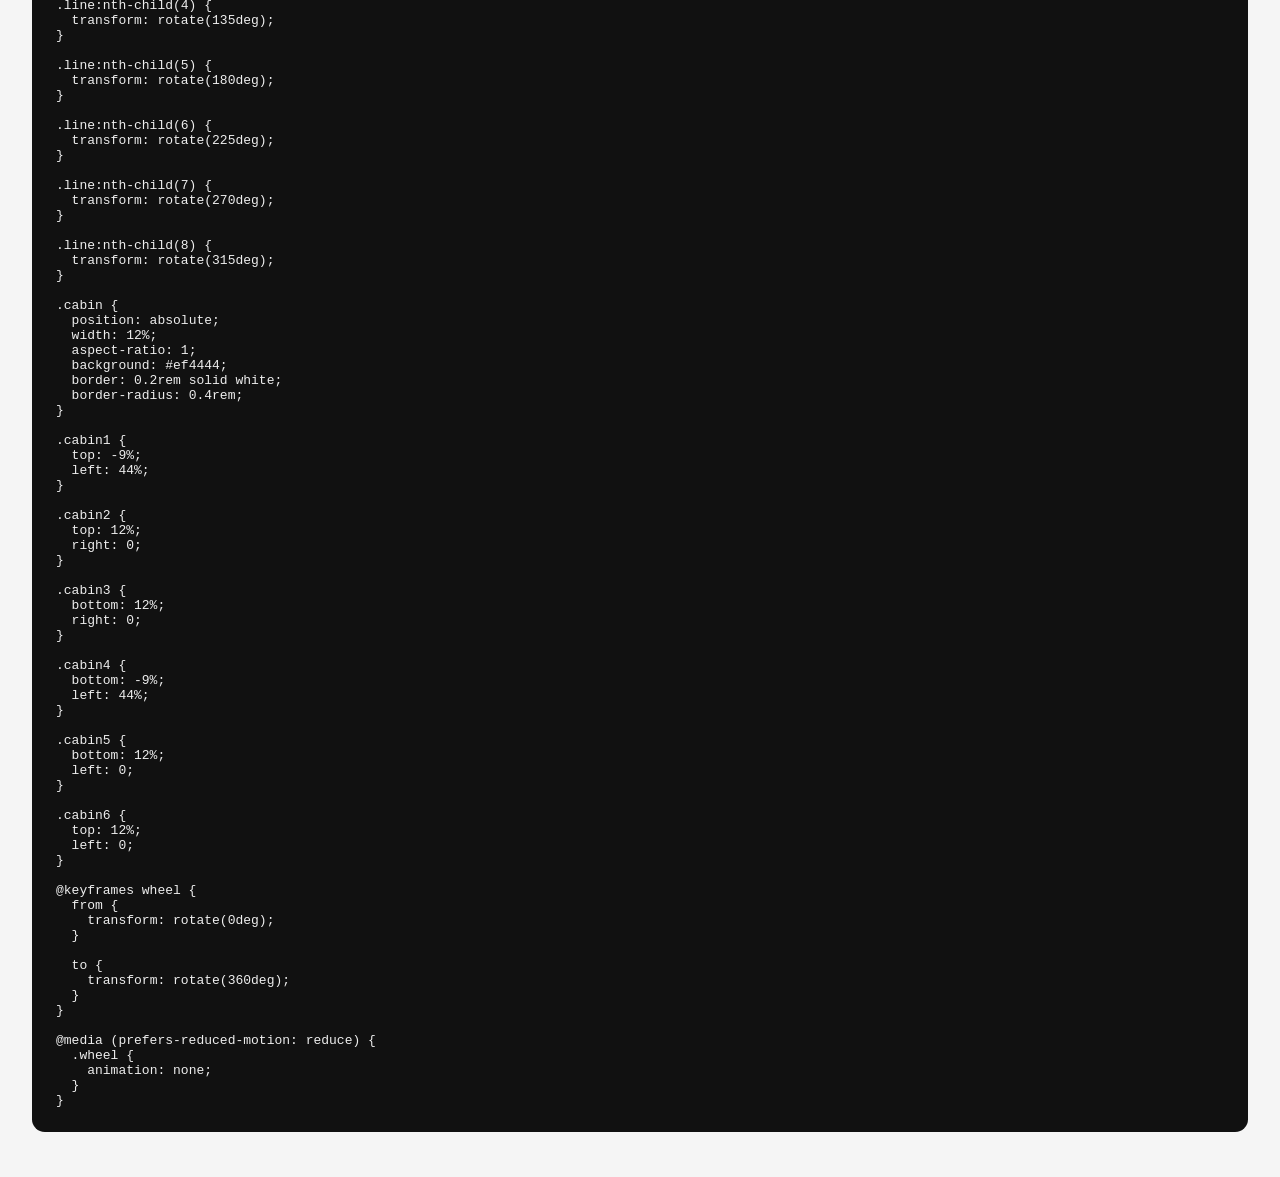
<file: Projects/ferris-wheel/source/index.html>
<!DOCTYPE html>
<html lang="en">
<head>
  <meta charset="UTF-8">
  <meta name="viewport" content="width=device-width, initial-scale=1.0">
  <title>Ferris Wheel - Source Code</title>

  <style>
    body {
      font-family: Arial, sans-serif;
      margin: 0;
      padding: 2rem;
      background: #f5f5f5;
      color: #222;
    }

    /* Styles the link as a professional back button */
    .back-link {
      display: inline-block;
      margin-bottom: 1.5rem;
      padding: 0.6rem 1rem;
      background: #222;
      color: white;
      text-decoration: none;
      border-radius: 0.5rem;
      transition: transform 0.2s ease, background 0.2s ease;
    }

    /* Adds a small hover effect when the mouse is over the button */
    .back-link:hover {
      background: #444;
      transform: translateX(-0.2rem);
    }

    h1 {
      text-align: center;
      margin-bottom: 2rem;
    }

    h2 {
      margin-top: 2rem;
    }

    pre {
      background: #111;
      color: #eee;
      padding: 1.5rem;
      border-radius: 0.8rem;
      overflow-x: auto;
      white-space: pre-wrap;
    }
  </style>
</head>

<body>

  <!-- Link back to the Ferris Wheel project -->
  <a href="../index.html" class="back-link">← Back to Ferris Wheel Project</a>

  <h1>Animated Ferris Wheel — Source Code</h1>

  <h2>HTML</h2>
  <pre id="html-code">Loading HTML...</pre>

  <h2>CSS</h2>
  <pre id="css-code">Loading CSS...</pre>

  <script>
    fetch("../index.html")
      .then(response => response.text())
      .then(code => {
        document.getElementById("html-code").textContent = code;
      });

    fetch("../styles.css")
      .then(response => response.text())
      .then(code => {
        document.getElementById("css-code").textContent = code;
      });
  </script>

</body>
</html>
</file>
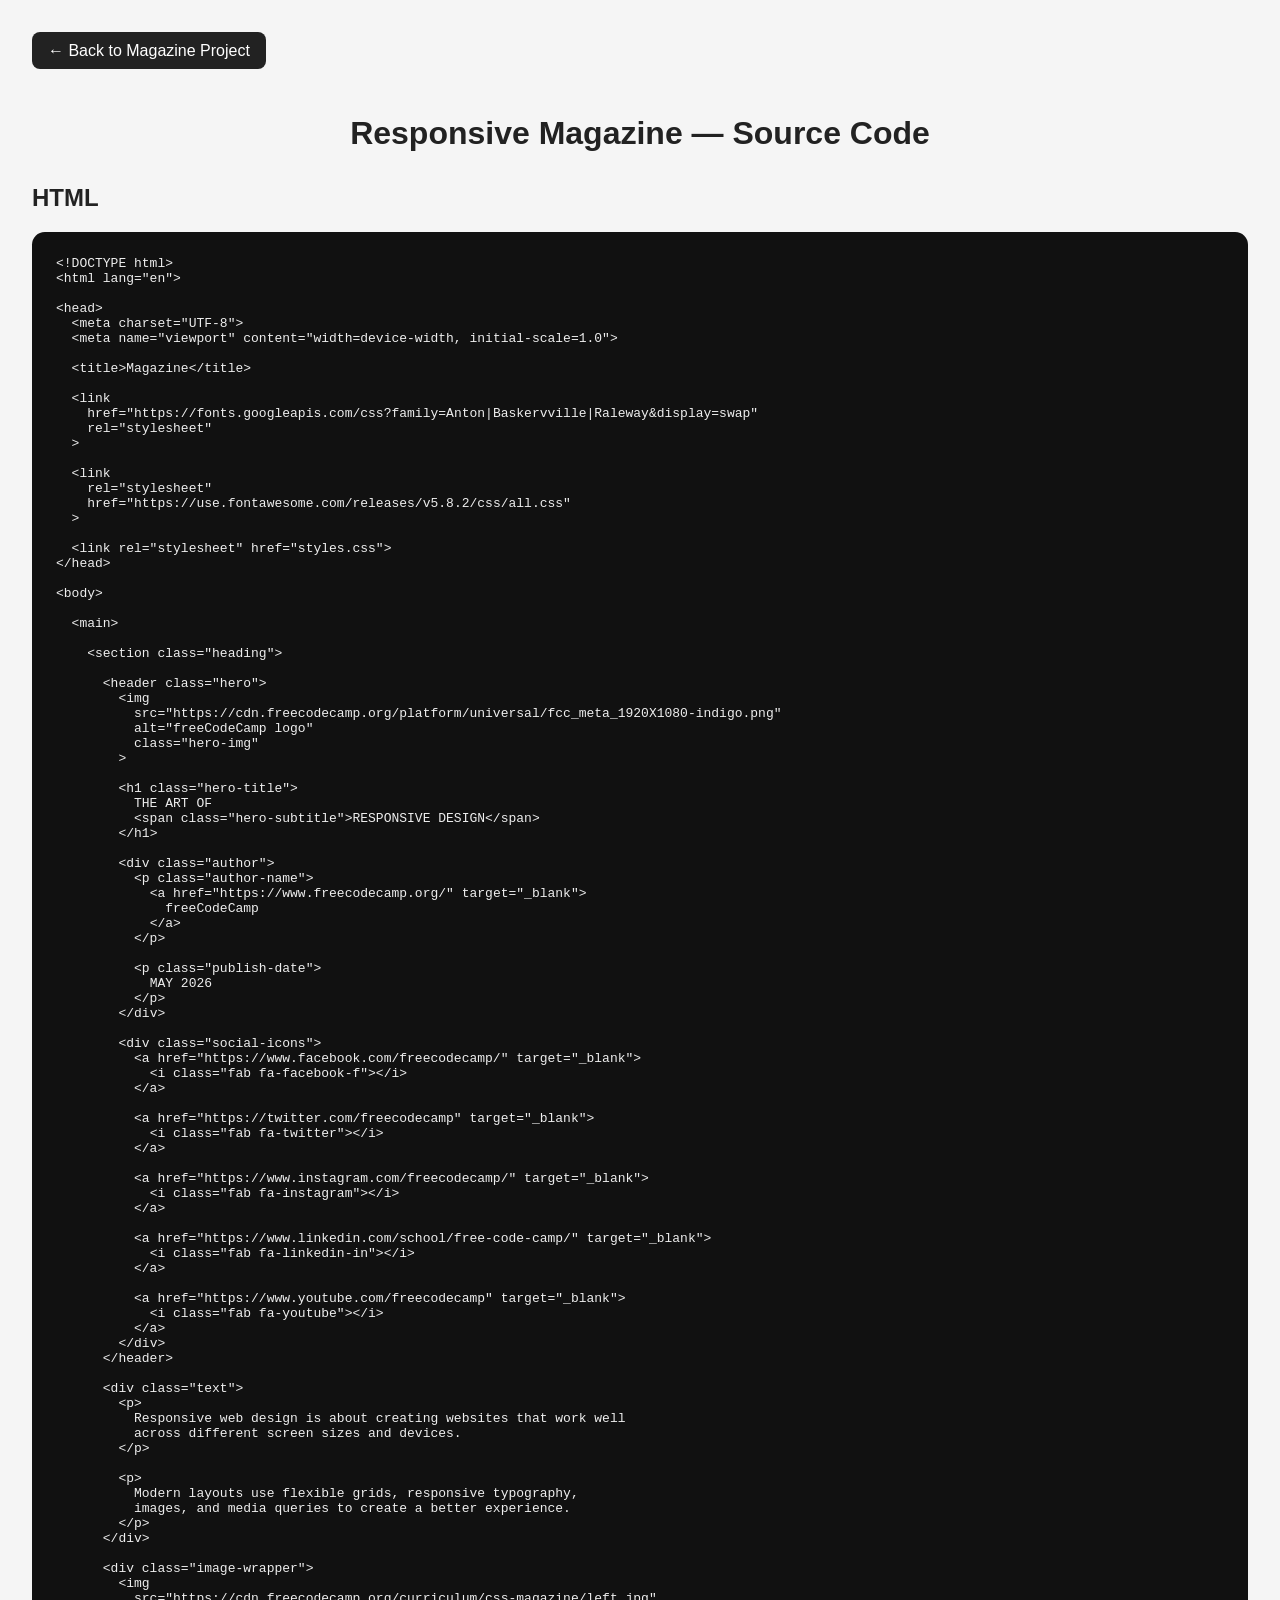
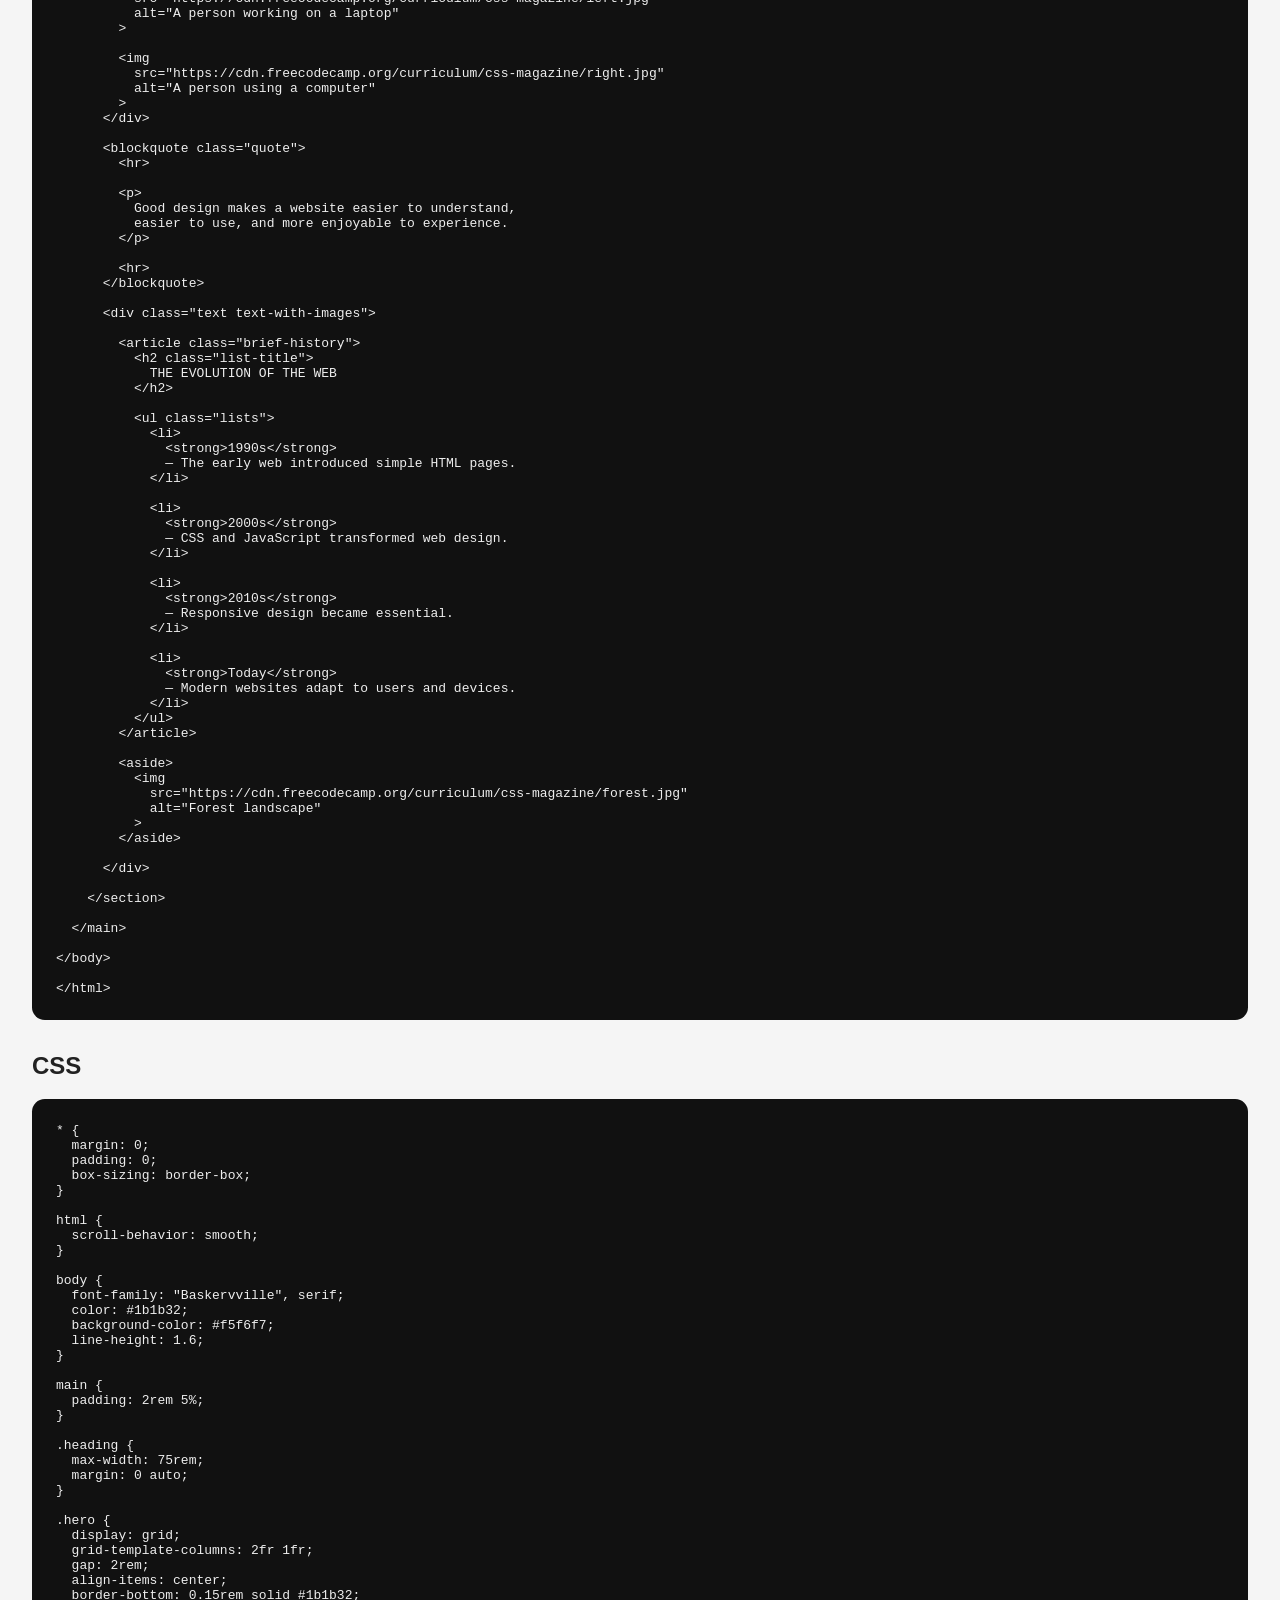
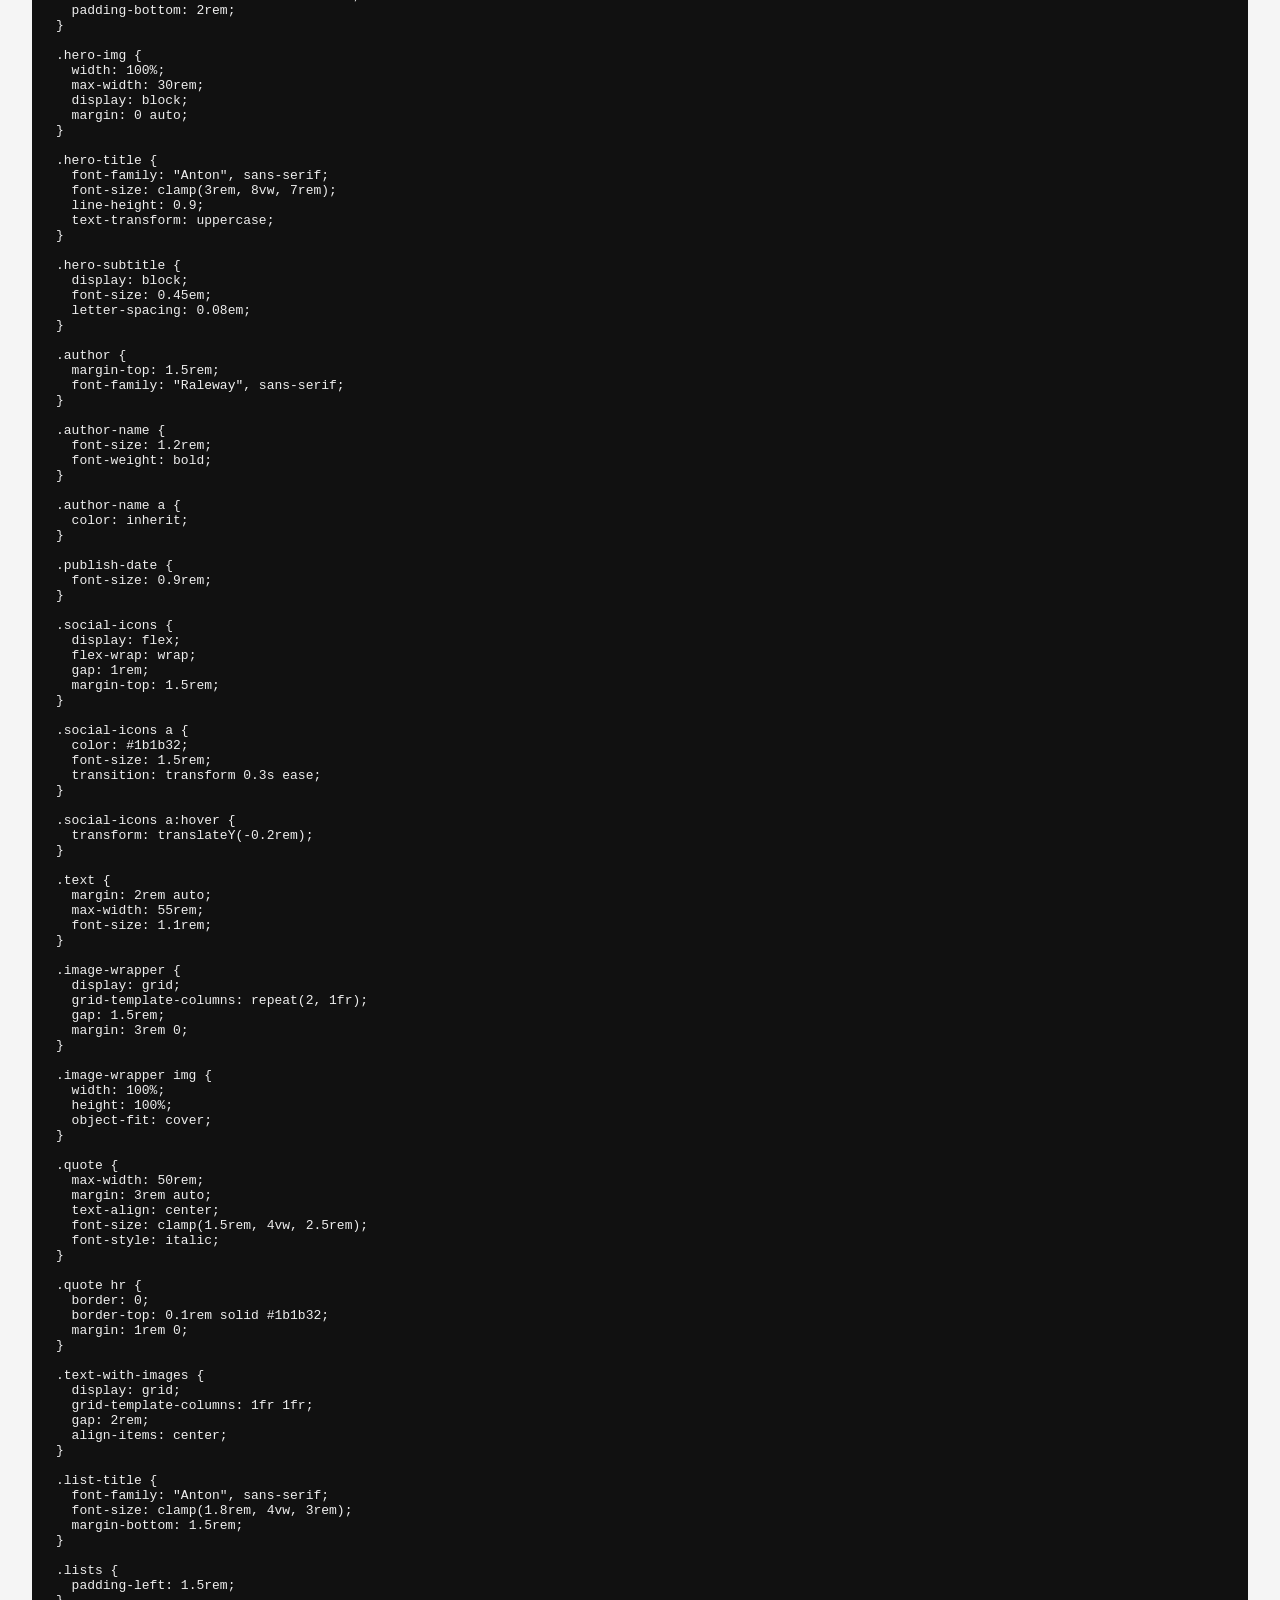
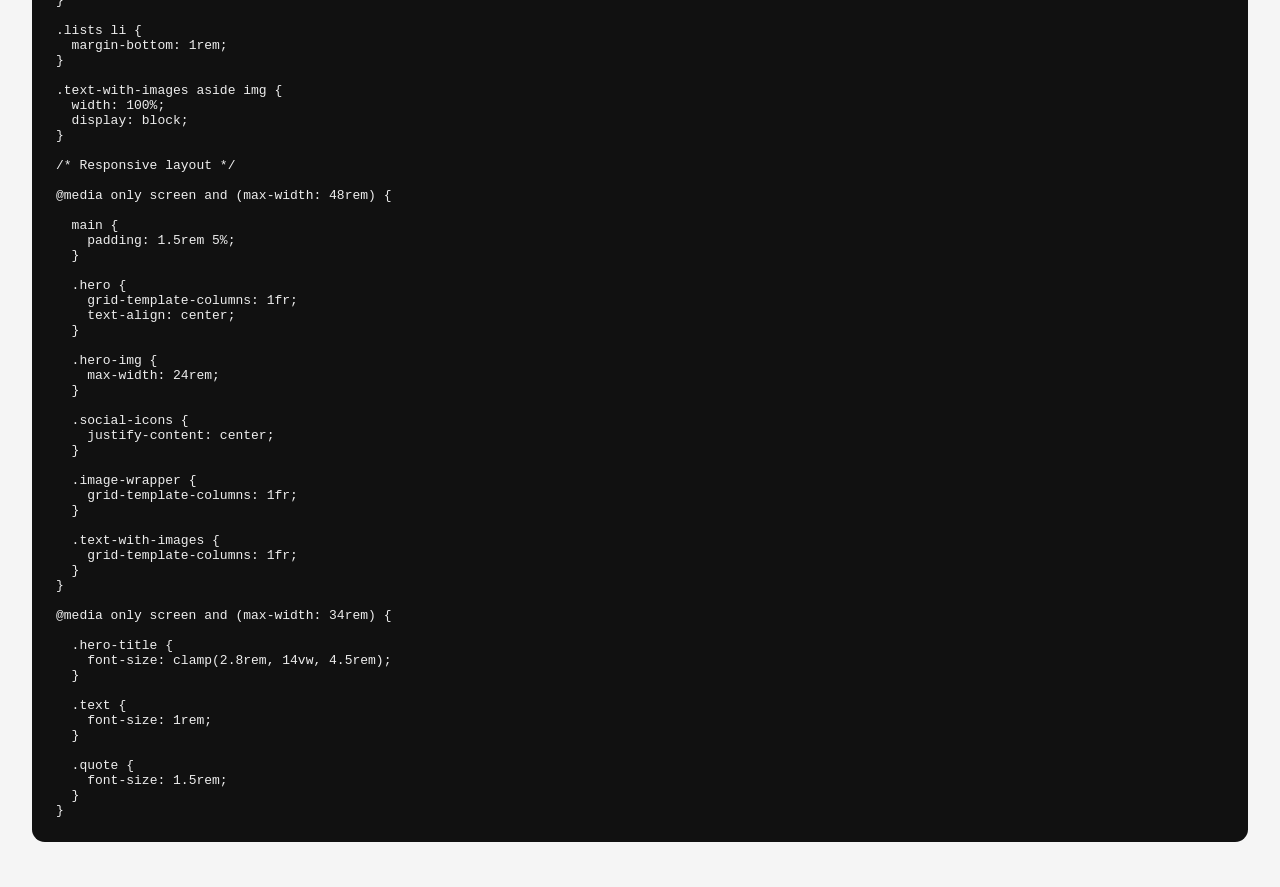
<file: Projects/magazine/source/index.html>
<!DOCTYPE html>
<html lang="en">
<head>
  <meta charset="UTF-8">
  <meta name="viewport" content="width=device-width, initial-scale=1.0">
  <title>Magazine - Source Code</title>

  <style>
    body {
      font-family: Arial, sans-serif;
      margin: 0;
      padding: 2rem;
      background: #f5f5f5;
      color: #222;
    }

    /* Styles the link as a professional back button */
    .back-link {
      display: inline-block;
      margin-bottom: 1.5rem;
      padding: 0.6rem 1rem;
      background: #222;
      color: white;
      text-decoration: none;
      border-radius: 0.5rem;
      transition: transform 0.2s ease, background 0.2s ease;
    }

    /* Adds a small hover effect when the mouse is over the button */
    .back-link:hover {
      background: #444;
      transform: translateX(-0.2rem);
    }

    h1 {
      text-align: center;
      margin-bottom: 2rem;
    }

    h2 {
      margin-top: 2rem;
    }

    pre {
      background: #111;
      color: #eee;
      padding: 1.5rem;
      border-radius: 0.8rem;
      overflow-x: auto;
      white-space: pre-wrap;
    }
  </style>
</head>

<body>

  <!-- Link back to the Magazine project -->
  <a href="../index.html" class="back-link">← Back to Magazine Project</a>

  <h1>Responsive Magazine — Source Code</h1>

  <h2>HTML</h2>
  <pre id="html-code">Loading HTML...</pre>

  <h2>CSS</h2>
  <pre id="css-code">Loading CSS...</pre>

  <script>
    fetch("../index.html")
      .then(response => response.text())
      .then(code => {
        document.getElementById("html-code").textContent = code;
      });

    fetch("../styles.css")
      .then(response => response.text())
      .then(code => {
        document.getElementById("css-code").textContent = code;
      });
  </script>

</body>
</html>
</file>
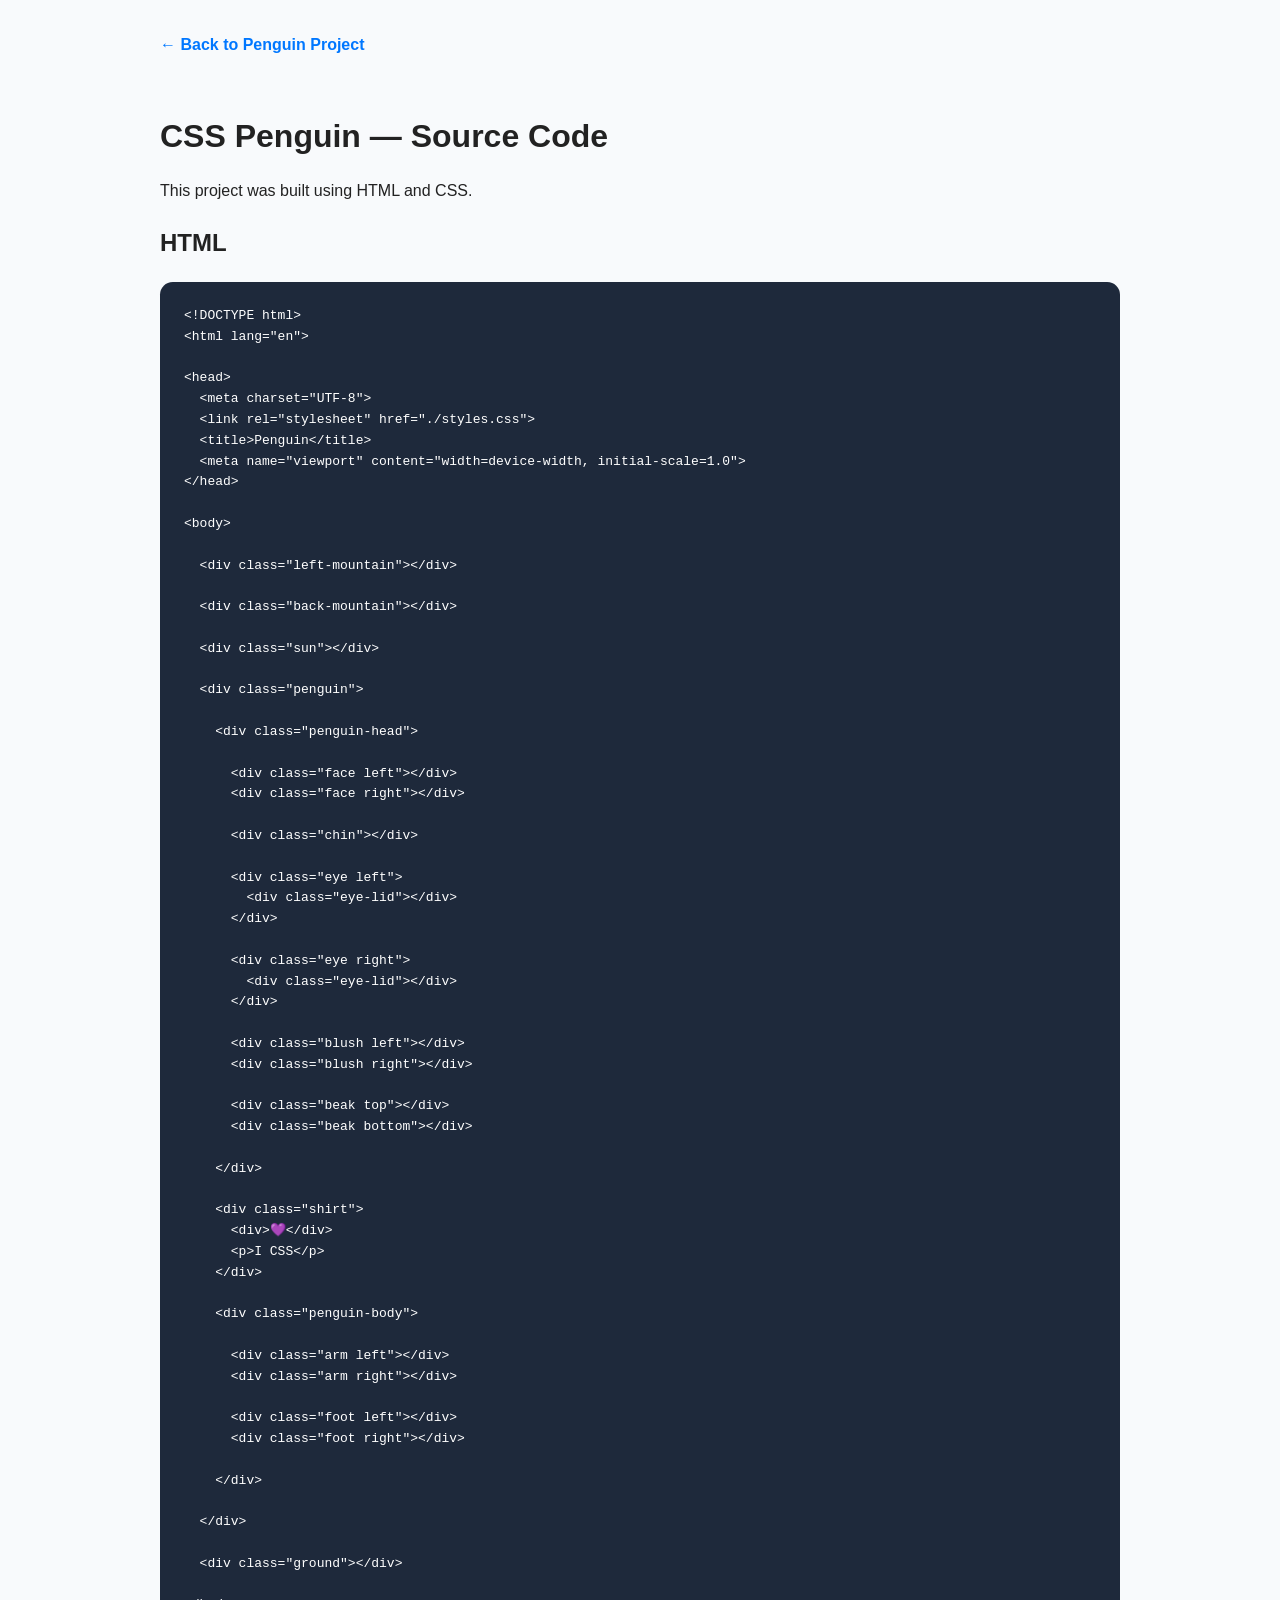
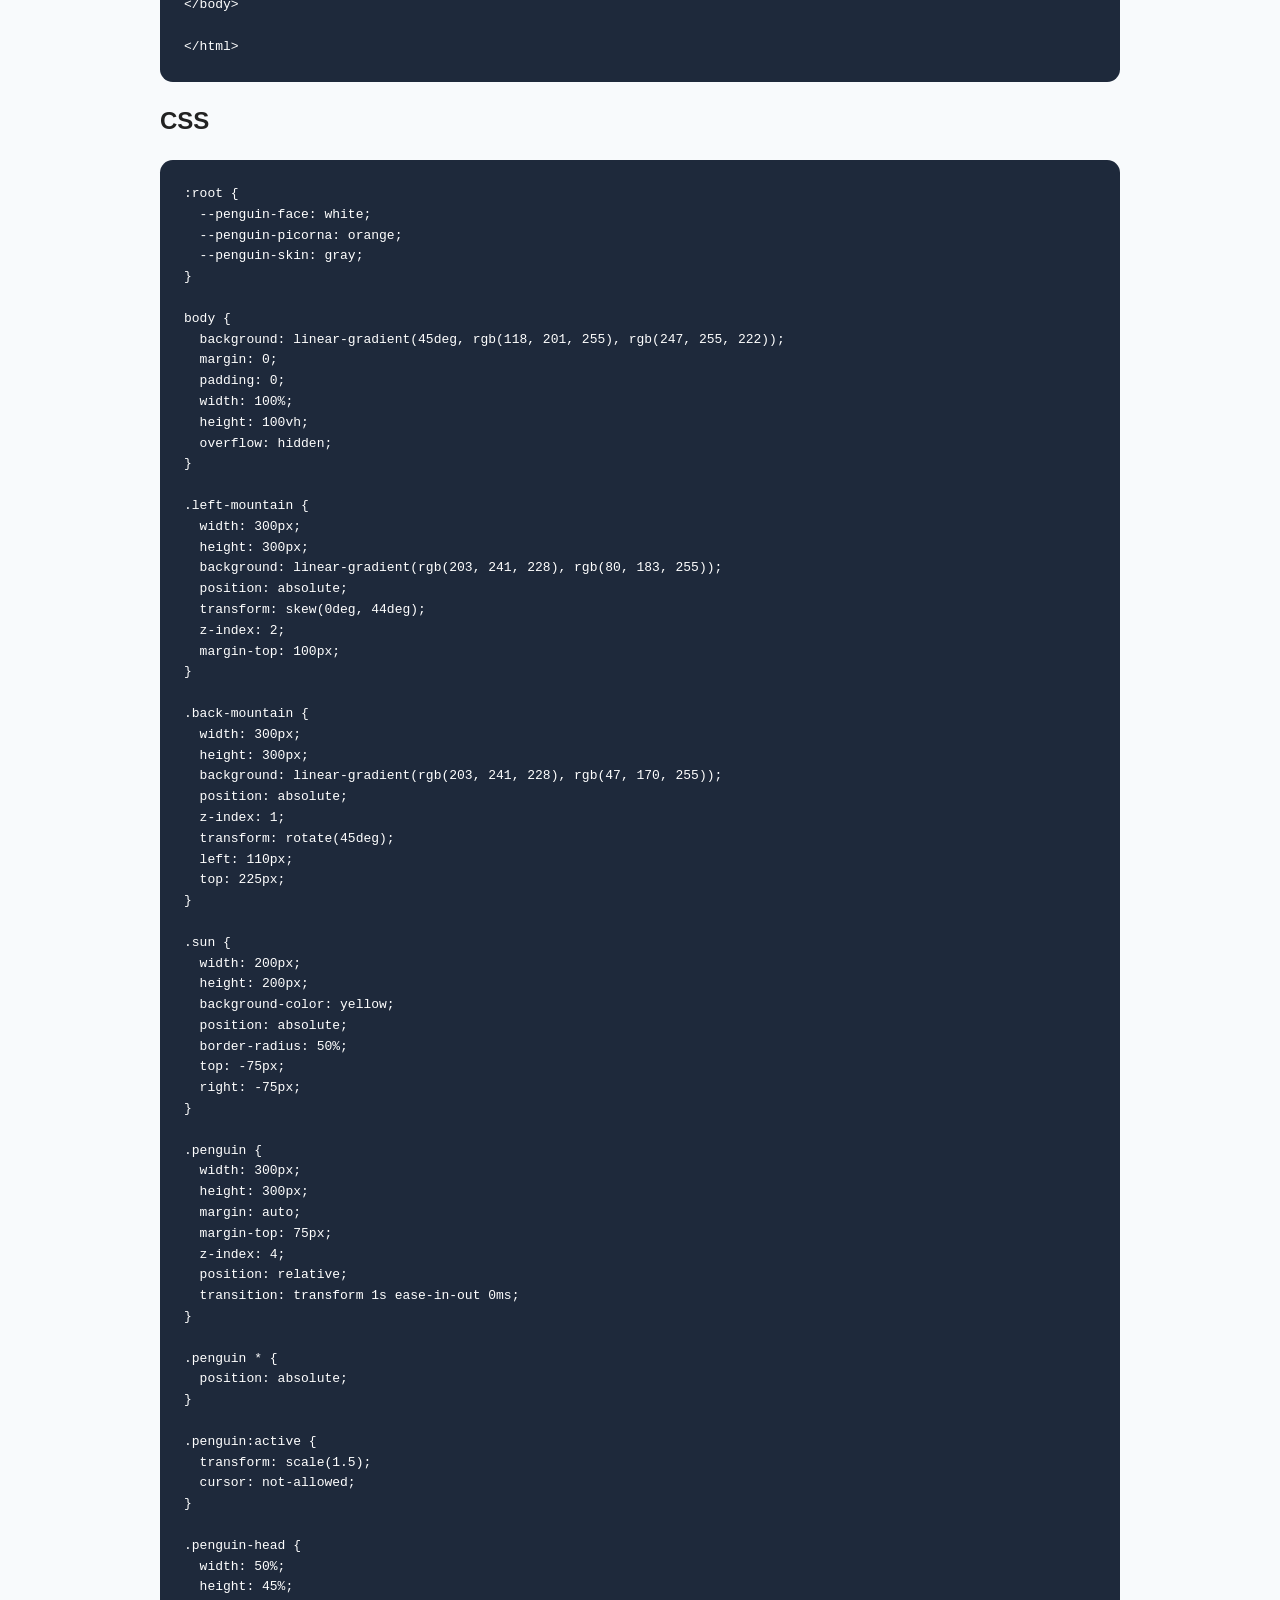
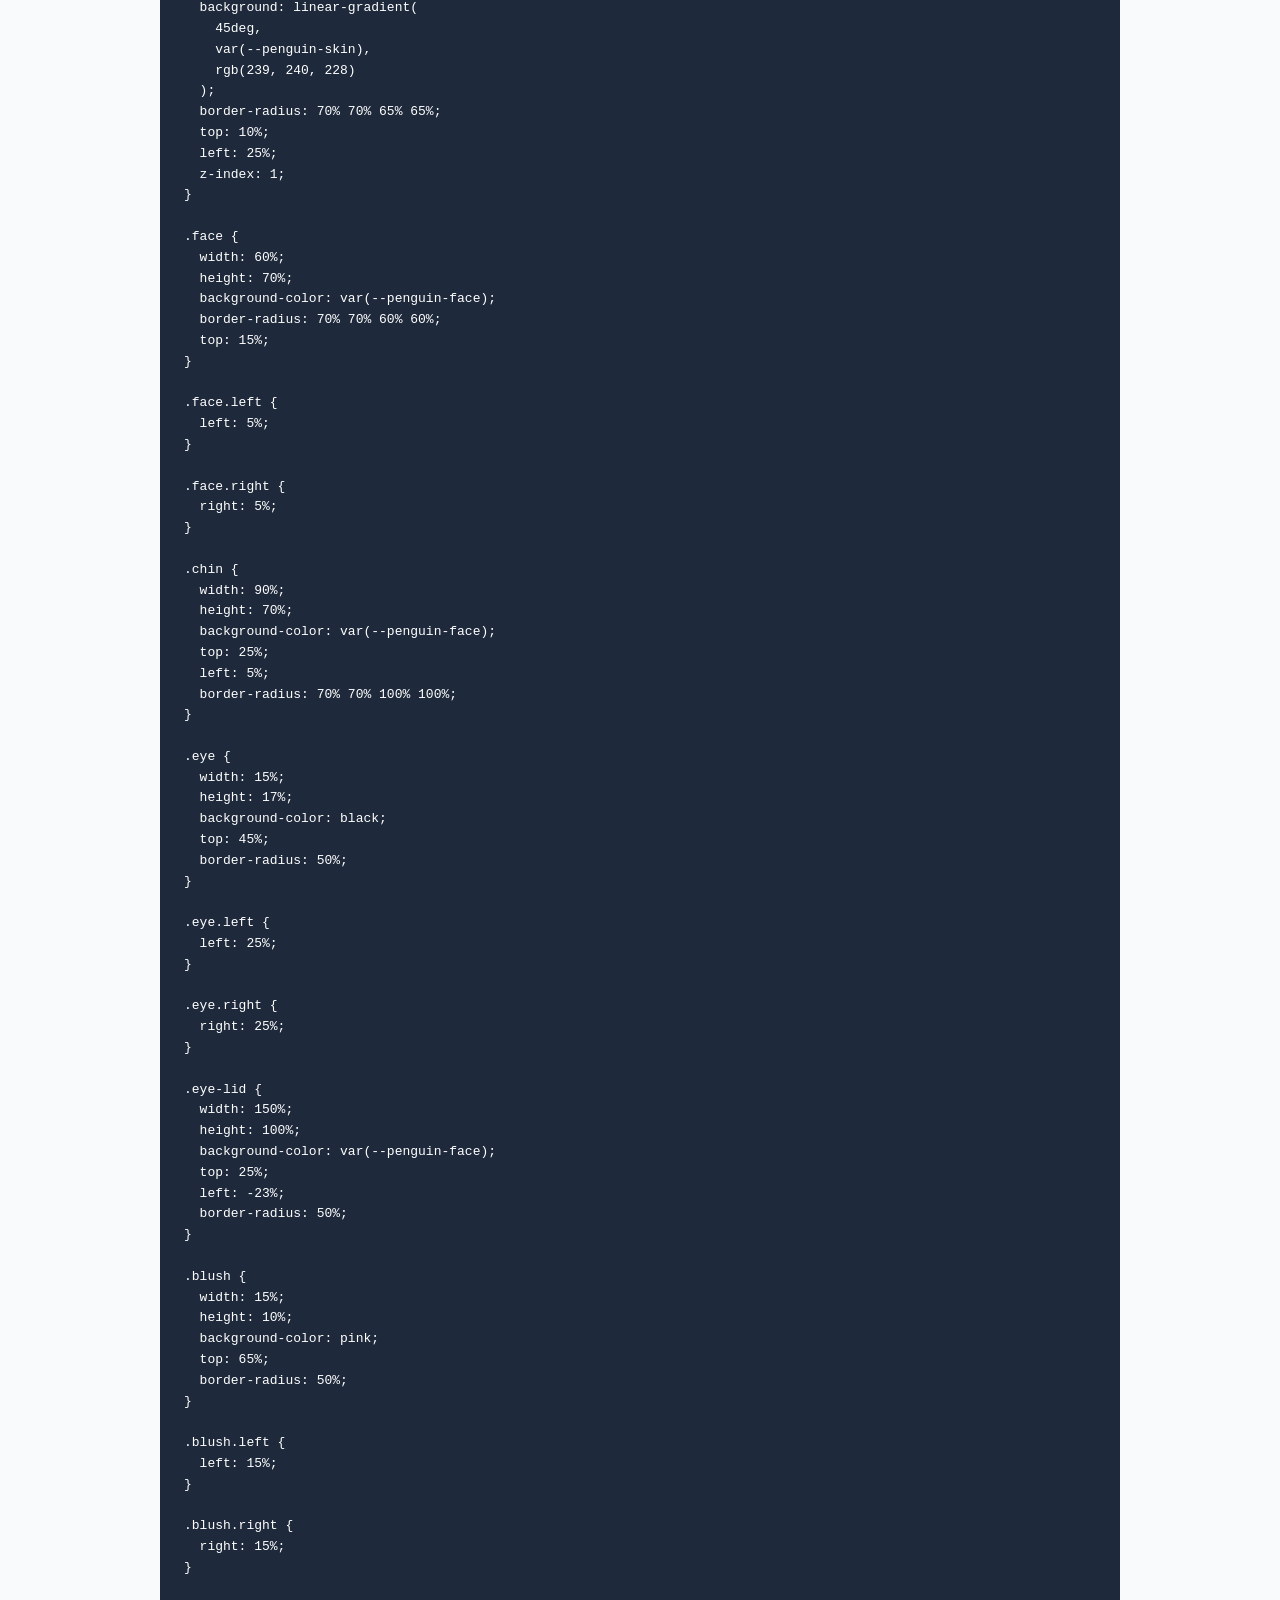
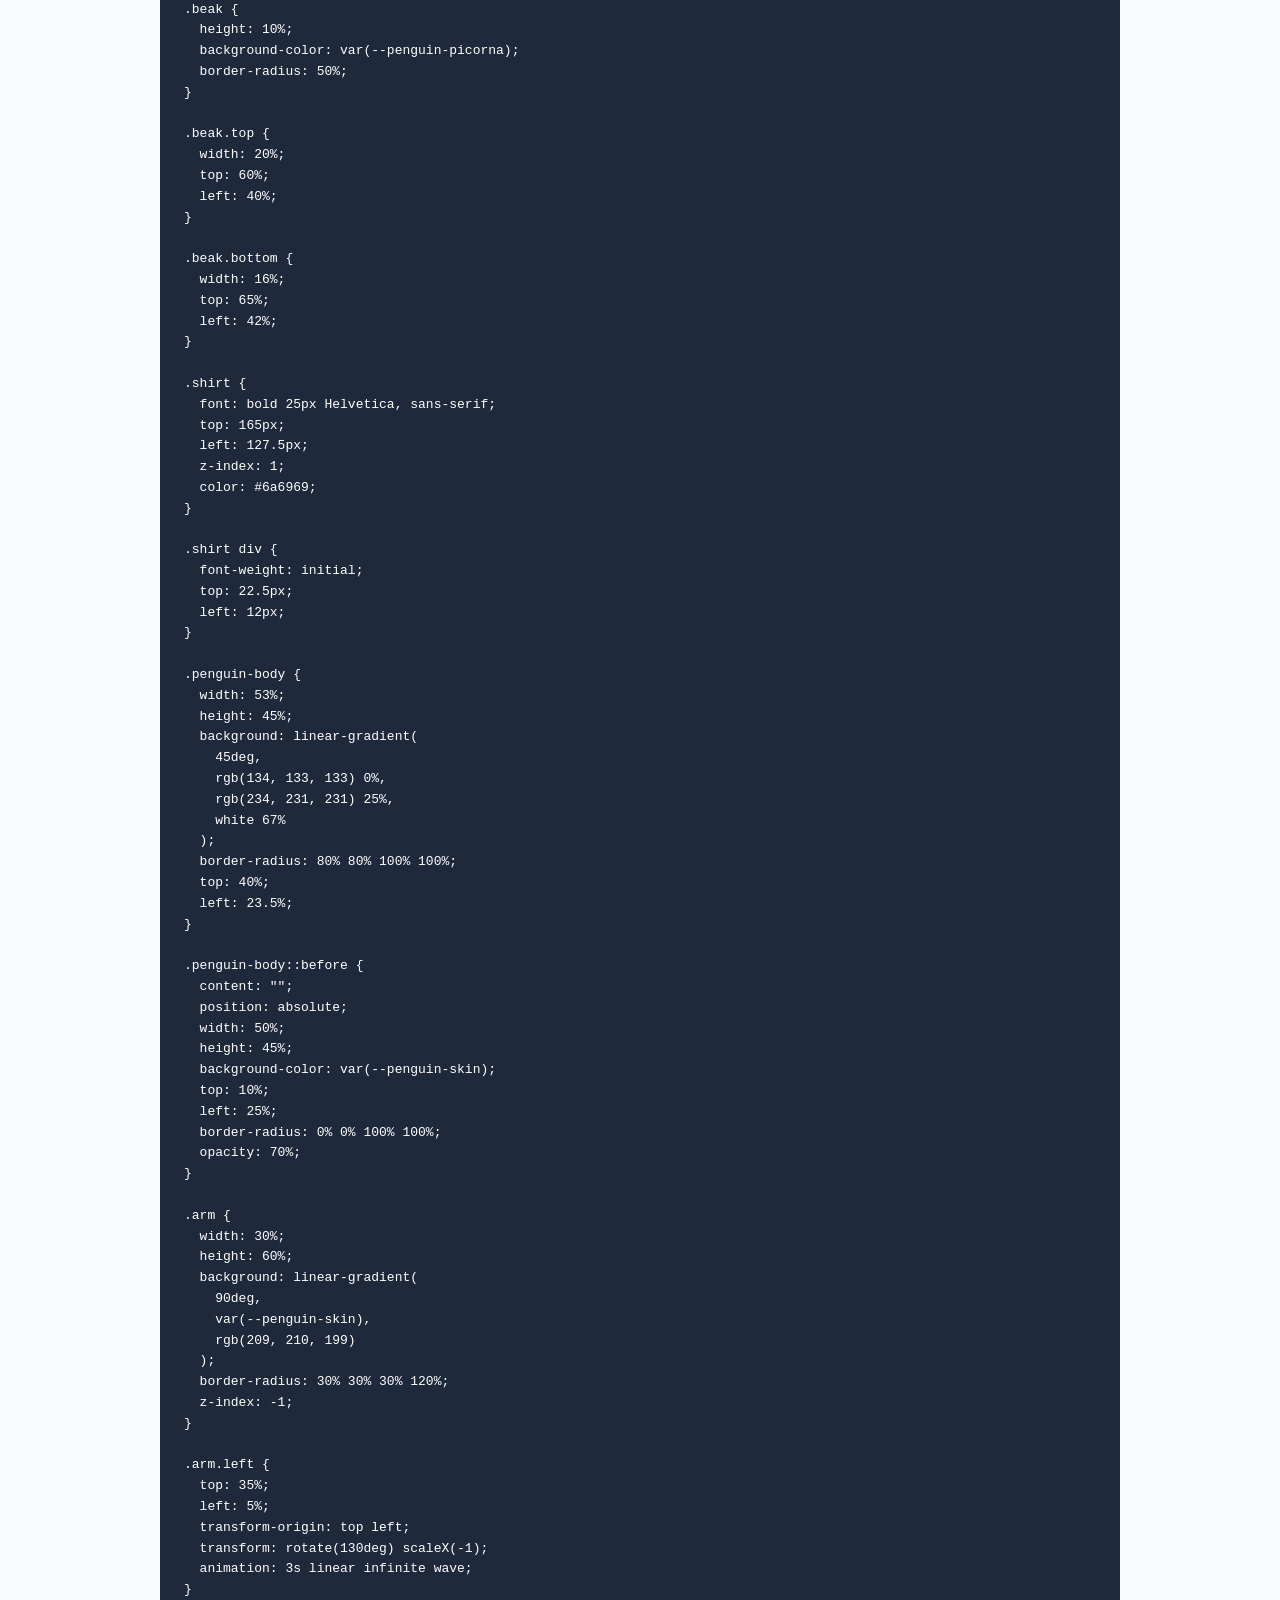
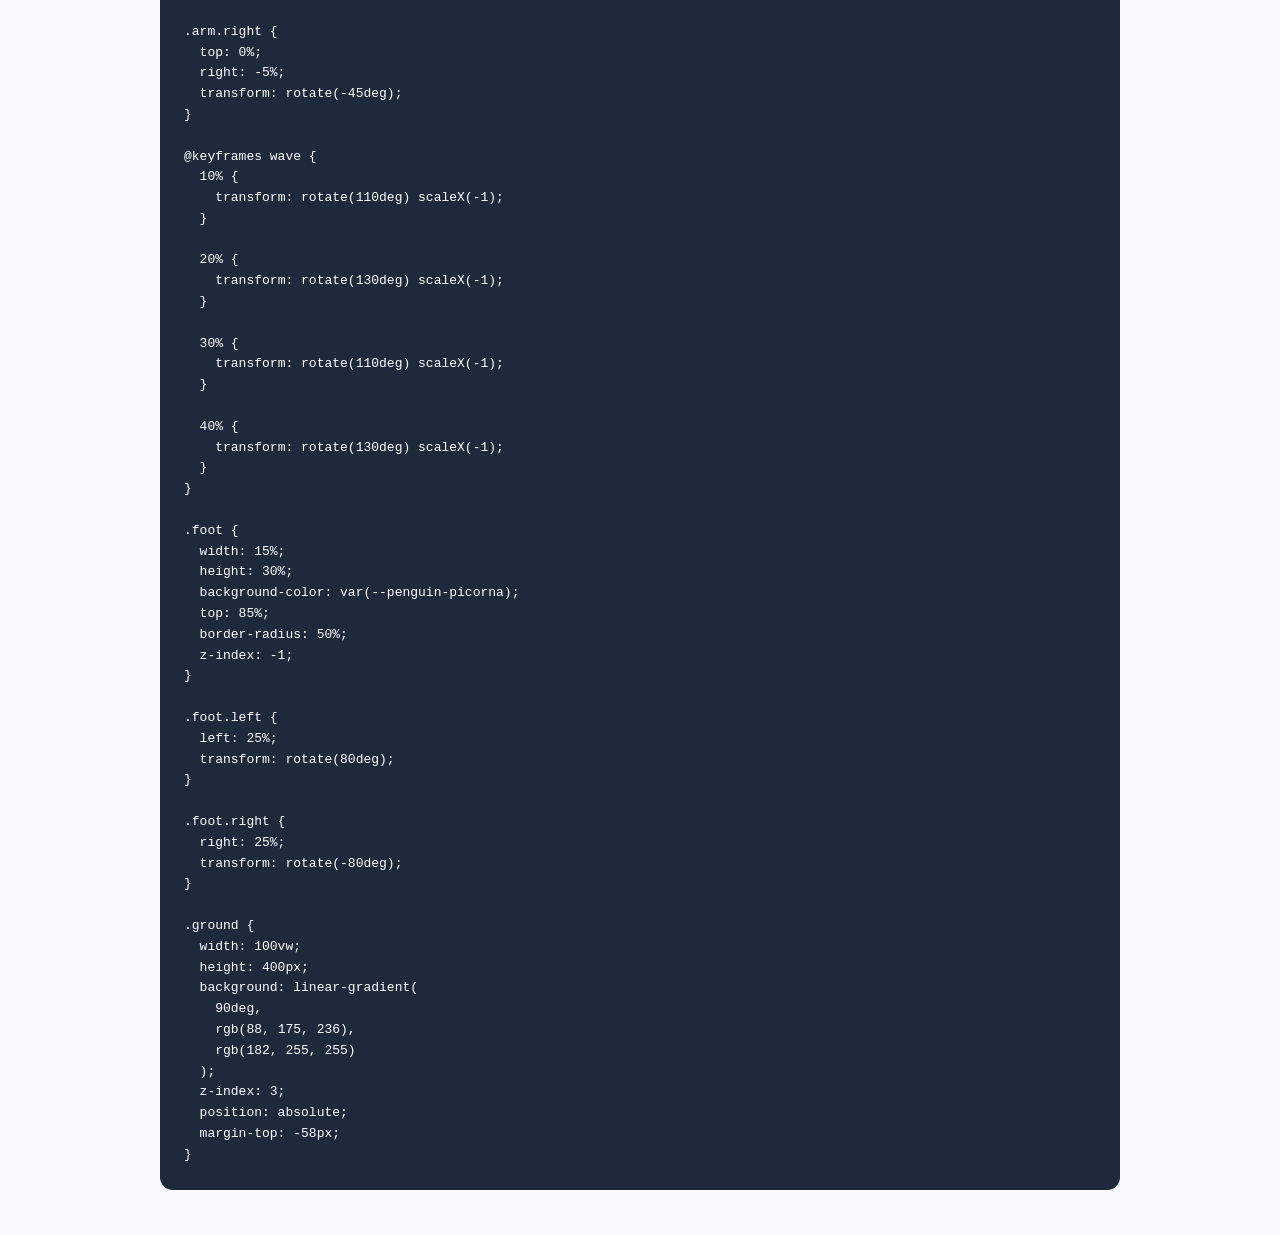
<file: Projects/penguin/source/index.html>
<!DOCTYPE html>
<html lang="en">
<head>
  <meta charset="UTF-8">
  <meta name="viewport" content="width=device-width, initial-scale=1.0">
  <title>Penguin - Source Code</title>

  <style>
    body {
      font-family: Arial, sans-serif;
      margin: 0;
      padding: 2rem;
      background: #f8fafc;
      color: #222;
      line-height: 1.6;
    }

    .source-code {
      max-width: 60rem;
      margin: auto;
    }

    h1 {
      margin-bottom: 0.5rem;
    }

    pre {
      padding: 1.5rem;
      overflow-x: auto;
      background: #1e293b;
      color: white;
      border-radius: 0.8rem;
      white-space: pre-wrap;
    }

    a {
      display: inline-block;
      margin-bottom: 2rem;
      color: #0077ff;
      text-decoration: none;
      font-weight: 600;
    }
  </style>
</head>

<body>

  <main class="source-code">

    <a href="../index.html">← Back to Penguin Project</a>

    <h1>CSS Penguin — Source Code</h1>

    <p>
      This project was built using HTML and CSS.
    </p>

    <h2>HTML</h2>

    <pre id="html-code">Loading HTML...</pre>

    <h2>CSS</h2>

    <pre id="css-code">Loading CSS...</pre>

  </main>

  <script>
    fetch("../index.html")
      .then(response => response.text())
      .then(code => {
        document.getElementById("html-code").textContent = code;
      });

    fetch("../styles.css")
      .then(response => response.text())
      .then(code => {
        document.getElementById("css-code").textContent = code;
      });
  </script>

</body>
</html>
</file>
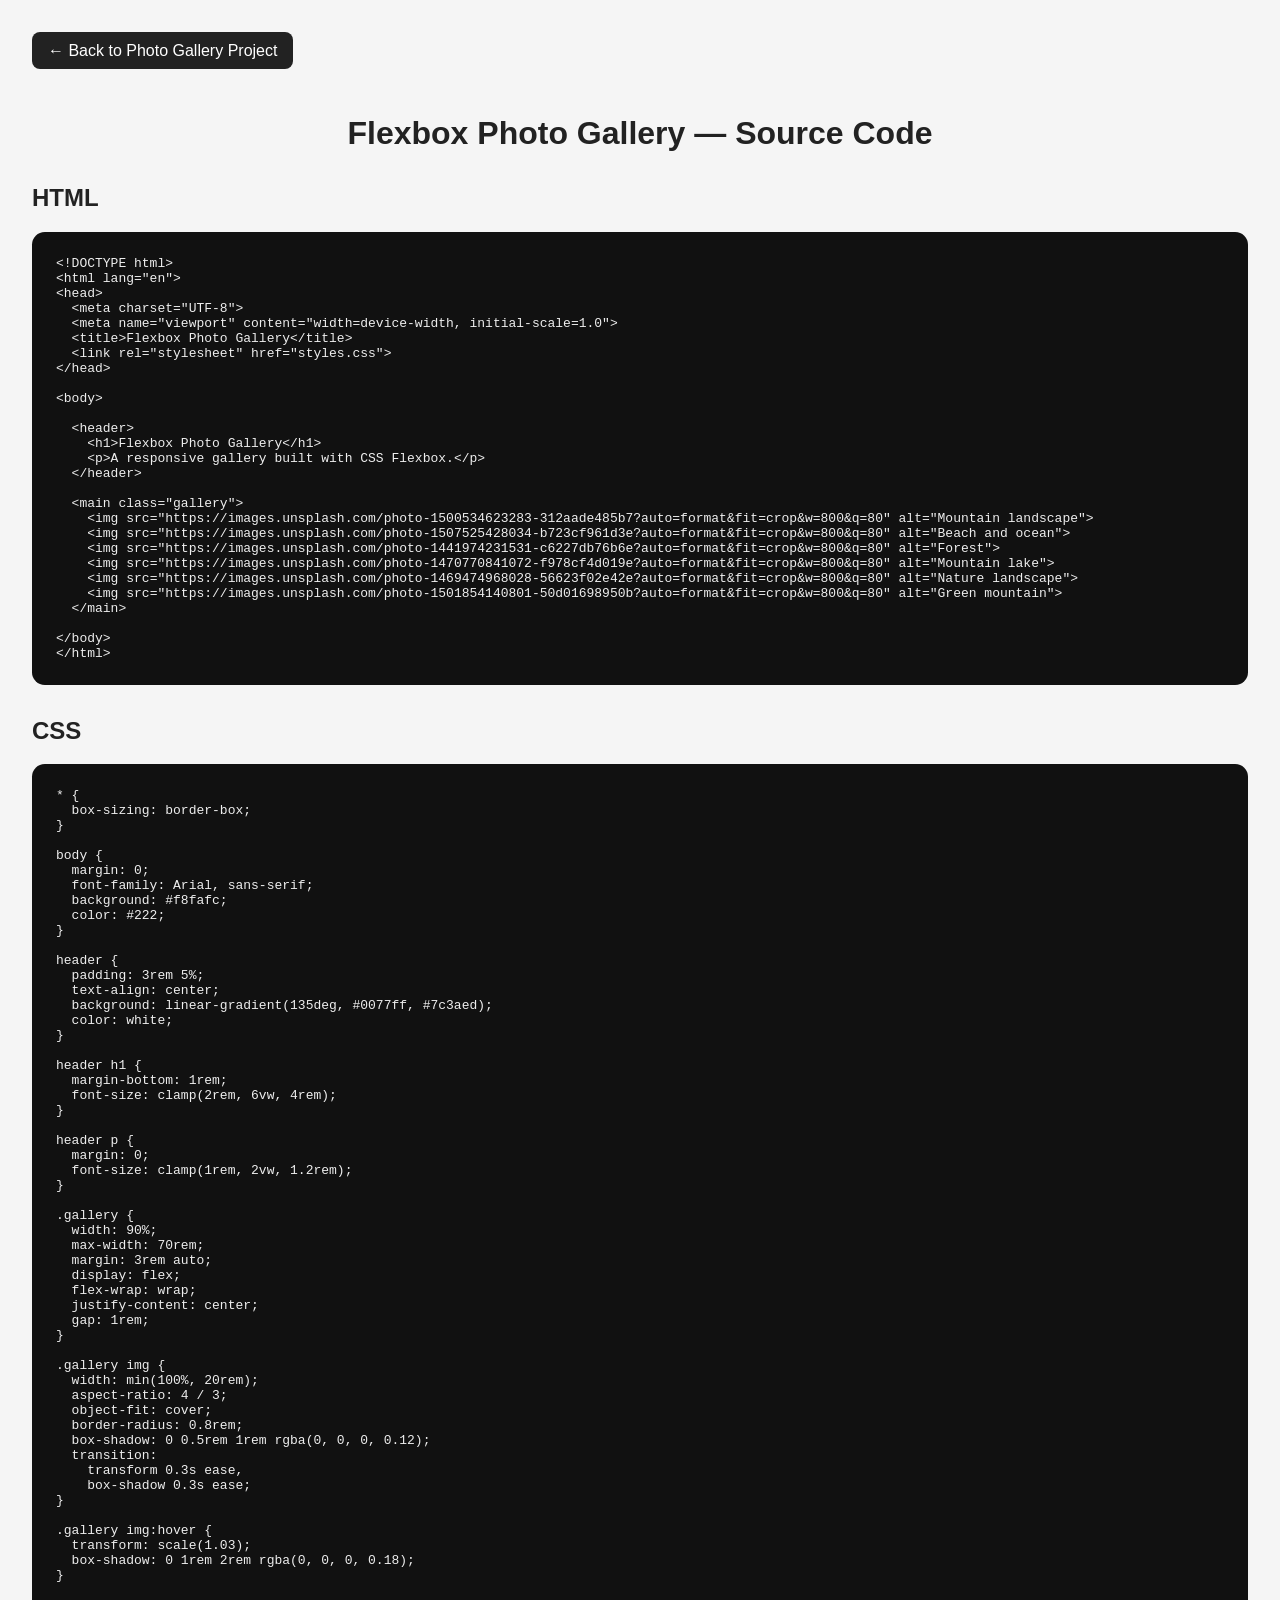
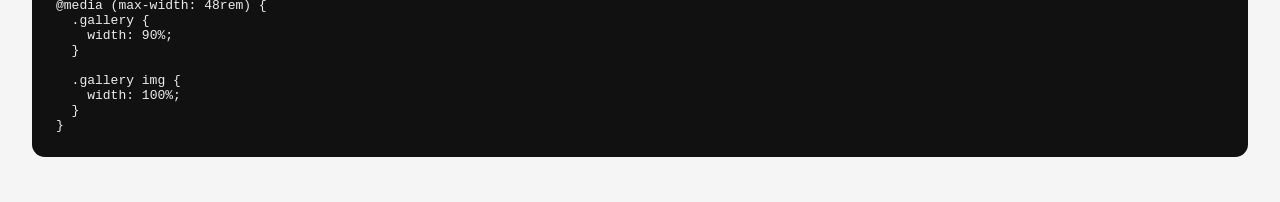
<file: Projects/photo-gallery/source/index.html>
<!DOCTYPE html>
<html lang="en">
<head>
  <meta charset="UTF-8">
  <meta name="viewport" content="width=device-width, initial-scale=1.0">
  <title>Photo Gallery - Source Code</title>

  <style>
    body {
      font-family: Arial, sans-serif;
      margin: 0;
      padding: 2rem;
      background: #f5f5f5;
      color: #222;
    }

    /* Styles the link as a professional back button */
    .back-link {
      display: inline-block;
      margin-bottom: 1.5rem;
      padding: 0.6rem 1rem;
      background: #222;
      color: white;
      text-decoration: none;
      border-radius: 0.5rem;
      transition: transform 0.2s ease, background 0.2s ease;
    }

    /* Adds a small hover effect when the mouse is over the button */
    .back-link:hover {
      background: #444;
      transform: translateX(-0.2rem);
    }

    h1 {
      text-align: center;
      margin-bottom: 2rem;
    }

    h2 {
      margin-top: 2rem;
    }

    pre {
      background: #111;
      color: #eee;
      padding: 1.5rem;
      border-radius: 0.8rem;
      overflow-x: auto;
      white-space: pre-wrap;
    }
  </style>
</head>

<body>

  <!-- Link back to the Photo Gallery project -->
  <a href="../index.html" class="back-link">← Back to Photo Gallery Project</a>

  <h1>Flexbox Photo Gallery — Source Code</h1>

  <h2>HTML</h2>
  <pre id="html-code">Loading HTML...</pre>

  <h2>CSS</h2>
  <pre id="css-code">Loading CSS...</pre>

  <script>
    fetch("../index.html")
      .then(response => response.text())
      .then(code => {
        document.getElementById("html-code").textContent = code;
      });

    fetch("../styles.css")
      .then(response => response.text())
      .then(code => {
        document.getElementById("css-code").textContent = code;
      });
  </script>

</body>
</html>
</file>
<file: style.css>
/* ==============================
   COLLINS OTIENO PORTFOLIO
   Clean Light Professional Theme
============================== */

:root {
  color-scheme: light;

  --page-bg: #faf9f6;
  --surface: #ffffff;
  --surface-soft: #f3f2ed;
  --surface-green: #edf5ee;

  --text-main: #222820;
  --text-muted: #687067;
  --text-soft: #899087;

  --accent: #24734a;
  --accent-hover: #195b39;
  --accent-light: #e5f1e8;

  --border: #e5e5dd;
  --border-strong: #d4d7cd;

  --shadow-sm: 0 0.4rem 1.2rem rgba(31, 40, 31, 0.04);
  --shadow-md: 0 1rem 2.5rem rgba(31, 40, 31, 0.08);
  --shadow-lg: 0 1.5rem 3.5rem rgba(31, 40, 31, 0.12);

  --radius-sm: 0.65rem;
  --radius-md: 1rem;
  --radius-lg: 1.5rem;

  --font-body: "DM Sans", sans-serif;
  --font-heading: "Manrope", sans-serif;

  --content-width: 74rem;
  --page-gutter: clamp(1.25rem, 5vw, 5rem);
}

/* ==============================
   RESET AND GLOBAL STYLES
============================== */

* {
  margin: 0;
  padding: 0;
  box-sizing: border-box;
}

html {
  scroll-behavior: smooth;
  scroll-padding-top: 6rem;
}

body {
  min-width: 20rem;
  min-height: 100vh;
  font-family: var(--font-body);
  color: var(--text-main);
  background: var(--page-bg);
  line-height: 1.65;
  -webkit-font-smoothing: antialiased;
}

body,
button,
input,
textarea {
  font-family: var(--font-body);
}

button,
input,
textarea {
  font-size: inherit;
}

button,
a {
  -webkit-tap-highlight-color: transparent;
}

a {
  color: inherit;
}

img {
  display: block;
  max-width: 100%;
}

button,
input,
textarea {
  accent-color: var(--accent);
}

button:focus-visible,
a:focus-visible,
input:focus-visible,
textarea:focus-visible {
  outline: 0.18rem solid var(--accent);
  outline-offset: 0.2rem;
}

h1,
h2,
h3,
.logo,
.footer-logo {
  font-family: var(--font-heading);
  line-height: 1.2;
  letter-spacing: -0.035em;
}

p {
  overflow-wrap: anywhere;
}

::selection {
  color: #ffffff;
  background: var(--accent);
}

/* ==============================
   NAVIGATION
============================== */

nav {
  position: sticky;
  top: 0;
  z-index: 1000;

  display: flex;
  align-items: center;
  justify-content: space-between;
  gap: 2rem;

  padding: 1.1rem var(--page-gutter);

  background: rgba(250, 249, 246, 0.92);
  border-bottom: 1px solid rgba(34, 40, 32, 0.08);
  backdrop-filter: blur(1rem);
  -webkit-backdrop-filter: blur(1rem);
}

.logo,
.footer-logo {
  display: inline-block;
  text-decoration: none;
  font-size: 1.65rem;
  font-weight: 800;
  color: var(--text-main);
  white-space: nowrap;
}

.logo span,
.footer-logo span {
  color: var(--accent);
}

.nav-links {
  display: flex;
  align-items: center;
  justify-content: flex-end;
  flex-wrap: wrap;
  gap: clamp(0.75rem, 2vw, 1.8rem);
}

.nav-header {
  display: contents;
}

.nav-controls {
  display: flex;
  align-items: center;
  justify-content: flex-end;
  gap: 0.55rem;
  flex-shrink: 0;
}

.theme-toggle,
.nav-toggle {
  display: inline-flex;
  align-items: center;
  justify-content: center;
  gap: 0.35rem;
  padding: 0.55rem 0.8rem;
  color: var(--text-main);
  background: var(--surface);
  border: 1px solid var(--border-strong);
  border-radius: 999px;
  font-size: 0.82rem;
  font-weight: 700;
  line-height: 1.3;
  white-space: nowrap;
  cursor: pointer;
  transition: color 0.2s ease, background-color 0.2s ease, border-color 0.2s ease;
}

.theme-toggle:hover,
.nav-toggle:hover {
  color: var(--accent);
  border-color: var(--accent);
}

.nav-toggle {
  display: none;
}

.nav-links a {
  position: relative;
  padding: 0.3rem 0;
  text-decoration: none;
  color: var(--text-muted);
  font-size: 0.9rem;
  font-weight: 600;
  transition: color 0.25s ease;
}

.nav-links a::after {
  content: "";
  position: absolute;
  left: 0;
  bottom: -0.25rem;
  width: 100%;
  height: 0.12rem;
  border-radius: 1rem;
  background: var(--accent);
  transform: scaleX(0);
  transform-origin: left;
  transition: transform 0.25s ease;
}

.nav-links a:hover,
.nav-links a[aria-current="page"] {
  color: var(--accent);
}

.nav-links a:hover::after,
.nav-links a[aria-current="page"]::after {
  transform: scaleX(1);
}

/* ==============================
   SECTION SWITCHING
============================== */

section.view-hidden,
footer.view-hidden {
  display: none !important;
}

section.view-active {
  display: block;
  min-height: calc(100vh - 4.5rem);
}

#home.view-active {
  display: grid;
}

.page-section.view-active {
  display: block;
}

#footer:not(.view-hidden) {
  display: block;
}

/* ==============================
   HOME / HERO
============================== */

#home {
  position: relative;
  isolation: isolate;
  overflow: hidden;

  min-height: calc(100vh - 4.5rem);
  padding: clamp(4rem, 9vw, 8rem) var(--page-gutter);

  place-items: center;
  text-align: center;

  background:
    radial-gradient(
      ellipse at 12% 15%,
      rgba(36, 115, 74, 0.08),
      transparent 35%
    ),
    radial-gradient(
      ellipse at 88% 85%,
      rgba(181, 190, 159, 0.15),
      transparent 32%
    ),
    var(--page-bg);
}

#home::before,
#home::after {
  content: "";
  position: absolute;
  z-index: -1;
  pointer-events: none;
  border: 1px solid rgba(36, 115, 74, 0.12);
  border-radius: 50%;
}

#home::before {
  width: clamp(14rem, 35vw, 30rem);
  aspect-ratio: 1;
  top: -12rem;
  right: -8rem;
}

#home::after {
  width: clamp(10rem, 25vw, 21rem);
  aspect-ratio: 1;
  bottom: -12rem;
  left: -6rem;
}

.hero-content {
  width: min(100%, 58rem);
  margin-inline: auto;

  display: flex;
  flex-direction: column;
  align-items: center;

  animation: hero-enter 0.8s ease-out both;
}

.hero-intro {
  display: inline-flex;
  align-items: center;
  gap: 0.65rem;

  margin-bottom: 2.2rem;
  padding: 0.55rem 1rem;

  color: var(--accent);
  background: var(--surface);
  border: 1px solid var(--border);
  border-radius: 999px;
  box-shadow: var(--shadow-sm);

  font-size: 0.85rem;
  font-weight: 600;
  letter-spacing: 0.015em;
}

.status-dot {
  width: 0.5rem;
  height: 0.5rem;
  flex: 0 0 auto;
  border-radius: 50%;
  background: #3b9961;
  box-shadow: 0 0 0 0.25rem rgba(59, 153, 97, 0.12);
}

.hero-greeting {
  margin-bottom: 0.5rem;
  color: var(--text-muted);
  font-size: clamp(1.1rem, 2.5vw, 1.35rem);
  font-weight: 500;
}

.hero-content h1 {
  margin-bottom: 1rem;
  font-size: clamp(3rem, 8vw, 6.7rem);
  font-weight: 800;
  letter-spacing: -0.075em;
  line-height: 1.08;
  color: var(--text-main);
}

.hero-content h1 span {
  color: var(--accent);
}

.hero-content h2 {
  margin-bottom: 1.5rem;
  color: #465046;
  font-size: clamp(1.25rem, 3.2vw, 2.1rem);
  font-weight: 600;
  letter-spacing: -0.045em;
}

.hero-content h2 span {
  color: var(--accent);
}

.hero-description {
  width: min(100%, 43rem);
  margin-bottom: 2rem;
  color: var(--text-muted);
  font-size: clamp(1rem, 1.8vw, 1.12rem);
  line-height: 1.9;
}

.hero-buttons {
  display: flex;
  justify-content: center;
  align-items: center;
  flex-wrap: wrap;
  gap: 0.85rem;
}

.button {
  display: inline-flex;
  align-items: center;
  justify-content: center;
  gap: 0.7rem;

  min-height: 3.15rem;
  padding: 0.85rem 1.35rem;

  border: 1px solid transparent;
  border-radius: var(--radius-sm);

  font-size: 0.93rem;
  font-weight: 700;
  line-height: 1.3;
  text-decoration: none;
  text-align: center;
  cursor: pointer;

  transition:
    transform 0.25s ease,
    background-color 0.25s ease,
    color 0.25s ease,
    border-color 0.25s ease,
    box-shadow 0.25s ease;
}

.button:hover {
  transform: translateY(-0.15rem);
}

.button-primary {
  color: #ffffff;
  background: var(--accent);
  border-color: var(--accent);
  box-shadow: 0 0.5rem 1.2rem rgba(36, 115, 74, 0.14);
}

.button-primary:hover {
  background: var(--accent-hover);
  border-color: var(--accent-hover);
  box-shadow: 0 0.7rem 1.5rem rgba(36, 115, 74, 0.2);
}

.button-outline {
  color: var(--accent);
  background: var(--surface);
  border-color: var(--border-strong);
}

.button-outline:hover {
  background: var(--accent-light);
  border-color: var(--accent);
}

.button-text {
  color: var(--text-muted);
  background: transparent;
}

.button-text:hover {
  color: var(--accent);
  background: var(--surface);
}

.hero-meta {
  display: flex;
  align-items: center;
  justify-content: center;
  flex-wrap: wrap;
  gap: 0.85rem;

  margin-top: 2.6rem;

  color: var(--text-soft);
  font-size: 0.83rem;
  font-weight: 500;
}

.meta-divider {
  width: 0.25rem;
  height: 0.25rem;
  border-radius: 50%;
  background: #a4aca0;
}

.scroll-indicator {
  display: inline-flex;
  align-items: center;
  gap: 0.7rem;

  margin-top: 3.2rem;

  color: var(--text-muted);
  font-size: 0.8rem;
  text-decoration: none;
  transition: color 0.2s ease;
}

.scroll-indicator:hover {
  color: var(--accent);
}

.scroll-line {
  display: inline-block;
  width: 2.2rem;
  height: 1px;
  background: var(--accent);
}

/* ==============================
   SHARED SECTION LAYOUT
============================== */

.page-section {
  padding: clamp(4rem, 8vw, 7rem) var(--page-gutter);
  background: var(--page-bg);
}

.section-container {
  width: min(100%, var(--content-width));
  margin-inline: auto;
}

.section-label {
  display: inline-block;
  margin-bottom: 1rem;

  color: var(--accent);
  font-size: 0.78rem;
  font-weight: 800;
  letter-spacing: 0.16em;
}

.section-heading {
  margin-bottom: 1.25rem;
  color: var(--text-main);
  font-size: clamp(2rem, 5vw, 3.65rem);
  font-weight: 800;
  letter-spacing: -0.065em;
}

.section-description {
  max-width: 43rem;
  margin: 0 auto;
  color: var(--text-muted);
  font-size: 1.05rem;
  line-height: 1.85;
}

.about-content,
.skills-content,
.projects-content,
.services-content,
.contact-content {
  text-align: center;
}

/* ==============================
   ABOUT SECTION
============================== */

#about {
  background:
    radial-gradient(
      ellipse at 5% 10%,
      rgba(36, 115, 74, 0.045),
      transparent 35%
    ),
    var(--page-bg);
}

.about-intro {
  display: grid;
  grid-template-columns: minmax(12rem, 0.75fr) minmax(0, 1.7fr);
  align-items: center;
  gap: clamp(2rem, 5vw, 4rem);

  margin-top: 3.5rem;
  text-align: left;
}

.profile-picture-wrapper {
  position: relative;
  width: clamp(11rem, 22vw, 16rem);
  aspect-ratio: 1;
  margin-inline: auto;
  isolation: isolate;
  border-radius: 50%;
}

.profile-picture-wrapper .profile-picture {
  position: absolute;
  inset: 0;
  width: 100%;
  height: 100%;
  margin: 0;

  object-fit: cover;
  border-radius: 50%;
  border: 0.3rem solid var(--surface);
  outline: 1px solid var(--border-strong);
  outline-offset: 0.3rem;
  box-shadow: var(--shadow-md);
}

.profile-main {
  z-index: 1;
}

.profile-hover {
  z-index: 2;
  clip-path: circle(0 at 50% 50%);
  transition: clip-path 0.12s ease;
  pointer-events: none;
}

.about-intro-text h3 {
  margin-bottom: 1rem;
  color: var(--text-main);
  font-size: clamp(1.5rem, 3vw, 2.2rem);
}

.about-description {
  max-width: 48rem;
  margin-bottom: 1rem;
  color: var(--text-muted);
  font-size: 1rem;
  line-height: 1.9;
}

.about-description-extra {
  margin-bottom: 0;
}

.about-highlights {
  display: grid;
  grid-template-columns: repeat(3, minmax(0, 1fr));
  gap: 1.25rem;
  margin-top: 4rem;
  text-align: left;
}

.highlight {
  padding: clamp(1.4rem, 3vw, 2rem);
  background: var(--surface);
  border: 1px solid var(--border);
  border-radius: var(--radius-md);
  box-shadow: var(--shadow-sm);

  transition:
    transform 0.25s ease,
    box-shadow 0.25s ease,
    border-color 0.25s ease;
}

.highlight:hover {
  transform: translateY(-0.3rem);
  border-color: #c2d8c7;
  box-shadow: var(--shadow-md);
}

.card-number {
  display: inline-block;
  margin-bottom: 1.1rem;
  color: var(--accent);
  font-size: 0.78rem;
  font-weight: 800;
  letter-spacing: 0.1em;
}

.highlight h3,
.skill-card h3,
.project-info h3,
.service-card h3 {
  margin-bottom: 0.8rem;
  color: var(--text-main);
  font-size: 1.2rem;
  font-weight: 750;
  letter-spacing: -0.035em;
}

.highlight p,
.service-card p {
  color: var(--text-muted);
  font-size: 0.94rem;
  line-height: 1.8;
}

.about-details {
  display: grid;
  grid-template-columns: repeat(3, minmax(0, 1fr));
  gap: 1rem;
  margin-top: 1.25rem;
}

.about-details > div {
  display: flex;
  flex-direction: column;
  align-items: flex-start;
  gap: 0.45rem;

  padding: 1.4rem;
  background: var(--surface-soft);
  border: 1px solid var(--border);
  border-radius: var(--radius-sm);
  text-align: left;
}

.about-details span {
  color: var(--text-muted);
  font-size: 0.76rem;
  font-weight: 700;
  letter-spacing: 0.08em;
  text-transform: uppercase;
}

.about-details strong {
  color: var(--text-main);
  font-size: 0.95rem;
  line-height: 1.55;
}

/* ==============================
   SKILLS
============================== */

#skills {
  background: var(--surface);
}

.skills-grid {
  display: grid;
  grid-template-columns: repeat(2, minmax(0, 1fr));
  gap: 1.25rem;
  margin-top: 3rem;
  text-align: left;
}

.skill-card {
  padding: clamp(1.5rem, 3vw, 2.2rem);
  background: var(--page-bg);
  border: 1px solid var(--border);
  border-radius: var(--radius-md);

  transition:
    transform 0.25s ease,
    box-shadow 0.25s ease,
    border-color 0.25s ease;
}

.skill-card:hover {
  transform: translateY(-0.25rem);
  border-color: #c2d8c7;
  box-shadow: var(--shadow-md);
}

.skill-card ul {
  padding-left: 1.2rem;
}

.skill-card li {
  margin-bottom: 0.55rem;
  padding-left: 0.15rem;
  color: var(--text-muted);
  font-size: 0.95rem;
  line-height: 1.65;
}

.skill-card li:last-child {
  margin-bottom: 0;
}

.skill-card li::marker {
  color: var(--accent);
}

/* ==============================
   PROJECTS
============================== */

#projects {
  background:
    radial-gradient(
      ellipse at 100% 0,
      rgba(36, 115, 74, 0.045),
      transparent 35%
    ),
    var(--page-bg);
}

.projects-grid {
  display: grid;
  grid-template-columns: repeat(2, minmax(0, 1fr));
  align-items: stretch;
  gap: 1.5rem;
  margin-top: 3rem;
  text-align: left;
}

.project-card {
  display: flex;
  flex-direction: column;
  min-width: 0;
  overflow: hidden;

  background: var(--surface);
  border: 1px solid var(--border);
  border-radius: var(--radius-lg);
  box-shadow: var(--shadow-sm);

  transition:
    transform 0.3s ease,
    box-shadow 0.3s ease,
    border-color 0.3s ease;
}

.project-card:hover {
  transform: translateY(-0.35rem);
  border-color: #c9d8ca;
  box-shadow: var(--shadow-md);
}

.project-image {
  position: relative;
  isolation: isolate;
  overflow: hidden;

  display: flex;
  flex-direction: column;
  align-items: flex-start;
  justify-content: center;
  gap: 0.65rem;

  min-height: 13rem;
  padding: clamp(1.5rem, 4vw, 2.5rem);
  background: var(--surface-green);
}

.project-image::after {
  content: "";
  position: absolute;
  z-index: -1;
  width: 11rem;
  aspect-ratio: 1;
  right: -3rem;
  bottom: -5rem;
  border: 1px solid rgba(36, 115, 74, 0.2);
  border-radius: 50%;
  box-shadow:
    0 0 0 1.5rem rgba(36, 115, 74, 0.035),
    0 0 0 3rem rgba(36, 115, 74, 0.025);
  transition: transform 0.4s ease;
}

.project-card:hover .project-image::after {
  transform: scale(1.15);
}

.preview-magazine {
  background: #f3eee4;
}

.preview-skyline {
  background: #e9eee8;
}

.preview-ferris {
  background: #f4e9e1;
}

.preview-gallery {
  background: #eaeaf2;
}

.preview-quiz {
  background: #edf0e8;
}

.preview-index {
  color: var(--accent);
  font-size: 0.72rem;
  font-weight: 800;
  letter-spacing: 0.15em;
}

.project-preview-title {
  color: var(--text-main);
  font-family: var(--font-heading);
  font-size: clamp(1.7rem, 4vw, 2.55rem);
  font-weight: 800;
  letter-spacing: -0.065em;
  line-height: 1.15;
}

.preview-caption {
  color: var(--text-muted);
  font-size: 0.84rem;
}

.project-info {
  display: flex;
  flex-direction: column;
  align-items: flex-start;
  flex: 1;
  padding: clamp(1.4rem, 3vw, 2rem);
}

.project-info h3 {
  font-size: 1.35rem;
}

.project-info > p {
  margin-bottom: 1.3rem;
  color: var(--text-muted);
  font-size: 0.95rem;
  line-height: 1.8;
}

.project-tech {
  display: flex;
  flex-wrap: wrap;
  gap: 0.5rem;
  margin-bottom: 1.5rem;
}

.project-tech span {
  padding: 0.35rem 0.65rem;
  color: #385a43;
  background: var(--accent-light);
  border: 1px solid #d7e7d9;
  border-radius: 999px;
  font-size: 0.75rem;
  font-weight: 700;
}

.project-buttons {
  display: flex;
  flex-wrap: wrap;
  align-items: center;
  gap: 0.75rem;
  margin-top: auto;
}

.project-buttons a {
  display: inline-flex;
  align-items: center;
  justify-content: center;
  min-height: 2.65rem;
  padding: 0.65rem 0.9rem;

  border: 1px solid var(--border-strong);
  border-radius: var(--radius-sm);

  font-size: 0.82rem;
  font-weight: 700;
  line-height: 1.4;
  text-decoration: none;

  transition:
    background-color 0.2s ease,
    color 0.2s ease,
    border-color 0.2s ease,
    transform 0.2s ease;
}

.project-buttons a:first-child {
  color: #ffffff;
  background: var(--accent);
  border-color: var(--accent);
}

.project-buttons a:first-child:hover {
  background: var(--accent-hover);
  transform: translateY(-0.1rem);
}

.project-buttons a:last-child {
  color: var(--text-main);
  background: var(--surface);
}

.project-buttons a:last-child:hover {
  color: var(--accent);
  border-color: var(--accent);
}

/* ==============================
   SERVICES
============================== */

#services {
  background: var(--surface);
}

.services-grid {
  display: grid;
  grid-template-columns: repeat(3, minmax(0, 1fr));
  gap: 1.25rem;
  margin-top: 3rem;
  text-align: left;
}

.service-card {
  padding: clamp(1.4rem, 2.5vw, 1.9rem);
  background: var(--page-bg);
  border: 1px solid var(--border);
  border-radius: var(--radius-md);

  transition:
    transform 0.25s ease,
    border-color 0.25s ease,
    box-shadow 0.25s ease;
}

.service-card:hover {
  transform: translateY(-0.3rem);
  border-color: #c2d8c7;
  box-shadow: var(--shadow-md);
}

.service-icon {
  display: grid;
  place-items: center;
  width: 2.8rem;
  height: 2.8rem;
  margin-bottom: 1.35rem;

  color: var(--accent);
  background: var(--accent-light);
  border: 1px solid #d7e7d9;
  border-radius: 0.8rem;

  font-size: 0.85rem;
  font-weight: 800;
}

.service-card h3 {
  font-size: 1.1rem;
}

/* ==============================
   CONTACT
============================== */

#contact {
  background:
    radial-gradient(
      ellipse at 0 100%,
      rgba(36, 115, 74, 0.05),
      transparent 35%
    ),
    var(--page-bg);
}

.contact-grid {
  display: grid;
  grid-template-columns: minmax(0, 0.9fr) minmax(0, 1.2fr);
  align-items: start;
  gap: 1.5rem;
  margin-top: 3rem;
  text-align: left;
}

.contact-info {
  display: flex;
  flex-direction: column;
  gap: 1rem;
}

.contact-item {
  display: flex;
  align-items: flex-start;
  gap: 1rem;

  padding: 1.35rem;
  background: var(--surface);
  border: 1px solid var(--border);
  border-radius: var(--radius-md);
  box-shadow: var(--shadow-sm);
}

.contact-symbol {
  display: grid;
  place-items: center;
  flex: 0 0 auto;
  width: 2.6rem;
  height: 2.6rem;

  color: var(--accent);
  background: var(--accent-light);
  border-radius: 0.75rem;

  font-size: 1.2rem;
  font-weight: 800;
}

.contact-item h3 {
  margin-bottom: 0.3rem;
  color: var(--text-main);
  font-size: 1rem;
}

.contact-item p,
.contact-item a {
  color: var(--text-muted);
  font-size: 0.92rem;
  line-height: 1.65;
  overflow-wrap: anywhere;
}

.contact-item a {
  text-decoration: none;
  transition: color 0.2s ease;
}

.contact-item a:hover {
  color: var(--accent);
}

.contact-forms {
  display: flex;
  flex-direction: column;
  gap: 1.25rem;
  min-width: 0;
}

.contact-form,
.comment-section {
  display: flex;
  flex-direction: column;
  gap: 0.7rem;

  min-width: 0;
  padding: clamp(1.3rem, 3vw, 2rem);

  background: var(--surface);
  border: 1px solid var(--border);
  border-radius: var(--radius-md);
  box-shadow: var(--shadow-sm);
}

.contact-form h3,
.comment-section h3 {
  margin-bottom: 0.1rem;
  color: var(--text-main);
  font-size: 1.35rem;
}

.form-description {
  margin-bottom: 0.7rem;
  color: var(--text-muted);
  font-size: 0.9rem;
  line-height: 1.7;
}

.contact-form label,
.comment-section label {
  margin-top: 0.35rem;
  color: var(--text-main);
  font-size: 0.88rem;
  font-weight: 700;
}

.contact-form input,
.contact-form textarea,
.comment-section input,
.comment-section textarea {
  width: 100%;
  min-width: 0;
  padding: 0.85rem 0.95rem;

  color: var(--text-main);
  background: #fdfdfb;
  border: 1px solid var(--border-strong);
  border-radius: var(--radius-sm);

  font-size: 0.95rem;
  line-height: 1.55;

  outline: none;
  transition:
    border-color 0.2s ease,
    box-shadow 0.2s ease,
    background-color 0.2s ease;
}

.contact-form input::placeholder,
.contact-form textarea::placeholder,
.comment-section input::placeholder,
.comment-section textarea::placeholder {
  color: #92988f;
}

.contact-form input:focus,
.contact-form textarea:focus,
.comment-section input:focus,
.comment-section textarea:focus {
  background: #ffffff;
  border-color: var(--accent);
  box-shadow: 0 0 0 0.2rem rgba(36, 115, 74, 0.1);
}

.contact-form textarea,
.comment-section textarea {
  resize: vertical;
}

.contact-form button,
.comment-section button {
  align-self: flex-start;
  margin-top: 0.5rem;
}

.form-status {
  color: var(--text-muted);
  font-size: 0.82rem;
  line-height: 1.6;
}

/* ==============================
   SOCIAL LINKS
============================== */

.lets-connect {
  margin-top: 1.5rem;
  padding: 1.5rem;
  background: var(--surface-soft);
  border: 1px solid var(--border);
  border-radius: var(--radius-md);
}

.lets-connect h3 {
  margin-bottom: 1rem;
  color: var(--text-main);
  font-size: 1.1rem;
}

.connect-links {
  display: flex;
  flex-wrap: wrap;
  gap: 0.55rem;
}

.connect-links a {
  display: inline-flex;
  align-items: center;
  justify-content: center;

  padding: 0.55rem 0.8rem;

  color: var(--text-main);
  background: var(--surface);
  border: 1px solid var(--border-strong);
  border-radius: 999px;

  font-size: 0.8rem;
  font-weight: 700;
  text-decoration: none;

  transition:
    color 0.2s ease,
    background-color 0.2s ease,
    border-color 0.2s ease,
    transform 0.2s ease;
}

.connect-links a:hover {
  transform: translateY(-0.1rem);
  color: #ffffff;
  background: var(--accent);
  border-color: var(--accent);
}

/* ==============================
   FOOTER
============================== */

#footer {
  padding: 3.5rem var(--page-gutter) 1.5rem;
  color: #e9eee8;
  background: #222b24;
}

.footer-content {
  display: grid;
  grid-template-columns: minmax(0, 1fr) minmax(0, 1fr);
  gap: 2rem;

  width: min(100%, var(--content-width));
  margin-inline: auto;
}

.footer-logo {
  margin-bottom: 0.8rem;
  color: #ffffff;
}

.footer-logo span {
  color: #a9d5b5;
}

.footer-info p {
  margin-top: 0.3rem;
  color: #c0c9c0;
  font-size: 0.9rem;
}

.footer-links {
  display: flex;
  flex-wrap: wrap;
  align-content: center;
  justify-content: flex-end;
  gap: 0.8rem 1.3rem;
}

.footer-links a {
  color: #d7dfd6;
  font-size: 0.88rem;
  text-decoration: none;
  transition: color 0.2s ease;
}

.footer-links a:hover {
  color: #a9d5b5;
}

.footer-bottom {
  display: flex;
  align-items: center;
  justify-content: space-between;
  flex-wrap: wrap;
  gap: 1rem;

  grid-column: 1 / -1;
  margin-top: 1rem;
  padding-top: 1.5rem;
  border-top: 1px solid rgba(255, 255, 255, 0.15);
}

.footer-bottom p,
.footer-bottom a {
  color: #b9c4b9;
  font-size: 0.82rem;
}

.footer-bottom a {
  text-decoration: none;
}

.footer-bottom a:hover {
  color: #ffffff;
}

/* ==============================
   REVEAL ANIMATIONS
============================== */

.reveal {
  opacity: 0;
  transform: translateY(1rem);
  transition:
    opacity 0.55s ease,
    transform 0.55s ease;
}

.reveal.reveal-visible {
  opacity: 1;
  transform: translateY(0);
}

/* ==============================
   ANIMATIONS
============================== */

@keyframes hero-enter {
  from {
    opacity: 0;
    transform: translateY(1rem);
  }

  to {
    opacity: 1;
    transform: translateY(0);
  }
}

/* ==============================
   TABLET
============================== */

@media (max-width: 60rem) {
  nav {
    gap: 1.25rem;
  }

  .nav-links {
    gap: 0.8rem 1.1rem;
  }

  .nav-links a {
    font-size: 0.84rem;
  }

  .about-intro {
    grid-template-columns: minmax(10rem, 0.7fr) minmax(0, 1.5fr);
    gap: 2rem;
  }

  .services-grid {
    grid-template-columns: repeat(2, minmax(0, 1fr));
  }

  .contact-grid {
    grid-template-columns: minmax(0, 0.85fr) minmax(0, 1.15fr);
  }
}


/* Certificates section */
.certificates-section {
    margin-top: 2.5rem;
}

.certificates-section h3 {
    margin-bottom: 0.75rem;
    font-size: clamp(1.4rem, 3vw, 1.8rem);
}

.certificates-intro {
    margin-bottom: 1.5rem;
    line-height: 1.7;
    color: #666;
}

.certificates-container {
    display: grid;
    grid-template-columns: repeat(
        auto-fit,
        minmax(min(100%, 15rem), 1fr)
    );
    gap: 1.5rem;
}

.certificate-card {
    padding: 1.25rem;
    border: 1px solid #e3e6e3;
    border-radius: 1rem;
    background: #fff;
    transition: transform 0.25s ease,
                box-shadow 0.25s ease;
}

.certificate-card:hover {
    transform: translateY(-4px);
    box-shadow: 0 0.5rem 1.5rem rgb(0 0 0 / 8%);
}

.certificate-placeholder {
    min-height: 10rem;
    display: grid;
    place-items: center;
    padding: 1rem;
    border-radius: 0.75rem;
    background: #f0f4ef;
    color: #326b45;
    font-size: 1.2rem;
    font-weight: 700;
    text-align: center;
}

.certificate-card h4 {
    margin: 1rem 0 0.5rem;
}

.certificate-card p {
    line-height: 1.6;
    color: #666;
}

.certificate-status {
    display: inline-block;
    margin-top: 0.5rem;
    color: #326b45;
    font-size: 0.85rem;
    font-weight: 600;
}



.certificate-button {
    display: inline-block;
    margin-top: 1rem;
    padding: 0.7rem 1.2rem;
    background: #326b45;
    color: #fff;
    text-decoration: none;
    border-radius: 0.5rem;
    font-weight: 600;
    transition: background 0.2s ease;
}

.certificate-button:hover {
    background: #245234;
}



/* ==============================
   MOBILE
============================== */

@media (max-width: 48rem) {
  html {
    scroll-padding-top: 8rem;
  }

  nav {
    position: sticky;
    padding: 0.8rem 1.25rem;
    flex-direction: column;
    align-items: stretch;
    gap: 0.75rem;
  }

  .nav-header {
    display: flex;
    align-items: center;
    justify-content: space-between;
    gap: 0.75rem;
    width: 100%;
  }

  .nav-controls {
    gap: 0.4rem;
  }

  .logo {
    font-size: 1.5rem;
  }

  .theme-toggle,
  .nav-toggle {
    padding: 0.5rem 0.65rem;
    font-size: 0.78rem;
  }

  .nav-toggle {
    display: inline-flex;
  }

  .nav-links {
    display: none;
    width: 100%;
    flex-direction: column;
    align-items: stretch;
    justify-content: flex-start;
    gap: 0.15rem;
    padding: 0.45rem 0 0.2rem;
    border-top: 1px solid var(--border);
  }

  nav.menu-open .nav-links {
    display: flex;
  }

  .nav-links a {
    padding: 0.6rem 0.25rem;
    font-size: 0.9rem;
  }

  .nav-links a::after {
    display: none;
  }

  #home {
    min-height: calc(100vh - 7rem);
    padding: 4.5rem 1.25rem;
  }

  .hero-intro {
    margin-bottom: 1.8rem;
    font-size: 0.78rem;
  }

  .hero-content h1 {
    font-size: clamp(2.8rem, 12vw, 4.8rem);
  }

  .hero-content h2 {
    font-size: clamp(1.2rem, 5vw, 1.7rem);
  }

  .hero-description {
    font-size: 0.98rem;
    line-height: 1.8;
  }

  .hero-buttons {
    width: 100%;
    max-width: 25rem;
    flex-direction: column;
    align-items: stretch;
  }

  .hero-buttons .button {
    width: 100%;
  }

  .hero-meta {
    gap: 0.6rem;
    margin-top: 2rem;
    font-size: 0.76rem;
  }

  .scroll-indicator {
    margin-top: 2.5rem;
  }

  .page-section {
    padding: 4rem 1.25rem;
  }

  .section-heading {
    font-size: clamp(2rem, 9vw, 3rem);
  }

  .section-description {
    font-size: 0.98rem;
  }

  .about-intro {
    grid-template-columns: 1fr;
    justify-items: center;
    gap: 2.5rem;
    margin-top: 2.5rem;
    text-align: center;
  }

  .profile-picture-wrapper {
    width: min(13rem, 60vw);
  }

  .about-highlights,
  .about-details,
  .skills-grid,
  .projects-grid,
  .services-grid,
  .contact-grid {
    grid-template-columns: 1fr;
  }

  .about-highlights {
    margin-top: 3rem;
  }

  .about-details {
    gap: 0.8rem;
  }

  .about-details > div {
    padding: 1.2rem;
  }

  .skills-grid,
  .projects-grid,
  .services-grid {
    gap: 1rem;
    margin-top: 2rem;
  }

  .project-image {
    min-height: 12rem;
  }

  .project-info {
    padding: 1.4rem;
  }

  .project-buttons {
    width: 100%;
  }

  .project-buttons a {
    flex: 1 1 auto;
  }

  .contact-grid {
    gap: 1.25rem;
    margin-top: 2rem;
  }

  .contact-forms {
    gap: 1rem;
  }

  .contact-form,
  .comment-section {
    padding: 1.3rem;
  }

  .lets-connect {
    padding: 1.25rem;
  }

  .footer-content {
    grid-template-columns: 1fr;
    gap: 1.5rem;
    text-align: center;
  }

  .footer-links {
    justify-content: center;
  }

  .footer-bottom {
    grid-column: auto;
    justify-content: center;
    text-align: center;
  }
}

/* ==============================
   SMALL MOBILE
============================== */

@media (max-width: 30rem) {
  .nav-links {
    gap: 0.45rem 0.75rem;
  }

  .nav-links a {
    font-size: 0.76rem;
  }

  .hero-meta {
    max-width: 20rem;
  }

  .meta-divider {
    display: none;
  }

  .hero-meta span {
    margin-inline: 0.2rem;
  }

  .project-buttons {
    flex-direction: column;
    align-items: stretch;
  }

  .project-buttons a {
    width: 100%;
  }

  .connect-links {
    justify-content: center;
  }
}

/* ==============================
   ACCESSIBILITY: REDUCED MOTION
============================== */

@media (prefers-reduced-motion: reduce) {
  *,
  *::before,
  *::after {
    scroll-behavior: auto !important;
    animation-duration: 0.01ms !important;
    animation-iteration-count: 1 !important;
    transition-duration: 0.01ms !important;
  }

  .reveal,
  .reveal.reveal-visible {
    opacity: 1;
    transform: none;
  }
}

/* ==============================
   DARK THEME
   Activated by data-theme="dark" on the root element.
============================== */

:root[data-theme="dark"] {
  color-scheme: dark;
  --page-bg: #111713;
  --surface: #19221b;
  --surface-soft: #202b22;
  --surface-green: #1c3023;
  --text-main: #edf3ed;
  --text-muted: #b8c5b9;
  --text-soft: #94a396;
  --accent: #77d69a;
  --accent-hover: #9be8b4;
  --accent-light: #233b2b;
  --border: #303d32;
  --border-strong: #405144;
  --shadow-sm: 0 0.4rem 1.2rem rgba(0, 0, 0, 0.16);
  --shadow-md: 0 1rem 2.5rem rgba(0, 0, 0, 0.24);
  --shadow-lg: 0 1.5rem 3.5rem rgba(0, 0, 0, 0.32);
}

:root[data-theme="dark"] body {
  background: var(--page-bg);
  color: var(--text-main);
}

:root[data-theme="dark"] nav {
  background: rgba(17, 23, 19, 0.94);
  border-bottom-color: rgba(220, 235, 220, 0.1);
}

:root[data-theme="dark"] .theme-toggle,
:root[data-theme="dark"] .nav-toggle {
  color: var(--text-main);
  background: var(--surface);
  border-color: var(--border-strong);
}

:root[data-theme="dark"] .hero-content h1,
:root[data-theme="dark"] .hero-content h2,
:root[data-theme="dark"] .hero-content h3,
:root[data-theme="dark"] .section-heading,
:root[data-theme="dark"] .about-intro h2,
:root[data-theme="dark"] .certificate-card h4 {
  color: var(--text-main);
}

:root[data-theme="dark"] .contact-form input,
:root[data-theme="dark"] .contact-form textarea,
:root[data-theme="dark"] .comment-section input,
:root[data-theme="dark"] .comment-section textarea,
:root[data-theme="dark"] .contact-form input:focus,
:root[data-theme="dark"] .contact-form textarea:focus,
:root[data-theme="dark"] .comment-section input:focus,
:root[data-theme="dark"] .comment-section textarea:focus {
  color: var(--text-main);
  background: #151d17;
  border-color: var(--border-strong);
}

:root[data-theme="dark"] .contact-form input::placeholder,
:root[data-theme="dark"] .contact-form textarea::placeholder,
:root[data-theme="dark"] .comment-section input::placeholder,
:root[data-theme="dark"] .comment-section textarea::placeholder {
  color: var(--text-soft);
}

:root[data-theme="dark"] .certificates-intro,
:root[data-theme="dark"] .certificate-card p {
  color: var(--text-muted);
}

:root[data-theme="dark"] .certificate-card {
  background: var(--surface);
  border-color: var(--border);
}

:root[data-theme="dark"] .certificate-placeholder {
  background: #203329;
  color: #a5e8b9;
}

:root[data-theme="dark"] .certificate-status {
  color: #a5e8b9;
}

:root[data-theme="dark"] .certificate-button {
  background: #276b43;
  color: #fff;
}

:root[data-theme="dark"] .certificate-button:hover {
  background: #328253;
}

:root[data-theme="dark"] .lets-connect {
  background: var(--surface-soft);
  border-color: var(--border);
}

:root[data-theme="dark"] .connect-links a {
  color: var(--text-main);
  background: var(--surface);
  border-color: var(--border-strong);
}

:root[data-theme="dark"] .connect-links a:hover {
  color: #101811;
  background: var(--accent);
  border-color: var(--accent);
}

:root[data-theme="dark"] .highlight,
:root[data-theme="dark"] .skill-card,
:root[data-theme="dark"] .project-card,
:root[data-theme="dark"] .service-card,
:root[data-theme="dark"] .contact-item {
  border-color: var(--border);
}

:root[data-theme="dark"] .nav-links {
  border-top-color: var(--border);
}

@media (prefers-reduced-motion: reduce) {
  .theme-toggle,
  .nav-toggle {
    transition: none;
  }
}


/* ==============================
   DARK MODE — PROJECT READABILITY FIX
============================== */

:root[data-theme="dark"] .project-card {
  background: #19221b;
  border-color: #354438;
}

:root[data-theme="dark"] .project-info h3 {
  color: #edf3ed;
}

:root[data-theme="dark"] .project-info > p {
  color: #c1cec3;
}

/* Give every project preview a dark, readable background */
:root[data-theme="dark"] .project-image,
:root[data-theme="dark"] .preview-penguin,
:root[data-theme="dark"] .preview-magazine,
:root[data-theme="dark"] .preview-skyline,
:root[data-theme="dark"] .preview-ferris,
:root[data-theme="dark"] .preview-gallery,
:root[data-theme="dark"] .preview-quiz {
  background: #202d24;
  border-bottom: 1px solid #354438;
}

/* Make preview titles and captions easy to read */
:root[data-theme="dark"] .project-preview-title {
  color: #f1f7f1;
}

:root[data-theme="dark"] .preview-index {
  color: #9be8b4;
}

:root[data-theme="dark"] .preview-caption {
  color: #c1cec3;
}

/* Improve technology labels */
:root[data-theme="dark"] .project-tech span {
  color: #b8f0c8;
  background: #263d2d;
  border-color: #405c47;
}

/* Keep the Source Code button readable */
:root[data-theme="dark"] .project-buttons a:last-child {
  color: #edf3ed;
  background: #202b22;
  border-color: #506253;
}

:root[data-theme="dark"] .project-buttons a:last-child:hover {
  color: #b8f0c8;
  background: #293b2e;
  border-color: #77d69a;
}
</file>
<file: Projects/accessibility-quiz/styles.css>
* {
  box-sizing: border-box;
}

html {
  scroll-behavior: smooth;
}

body {
  margin: 0;
  min-height: 100vh;
  font-family: Arial, sans-serif;
  line-height: 1.6;
  background: linear-gradient(135deg, #eef2ff, #f8fafc);
  color: #222;
}

header {
  padding: 4rem 5%;
  text-align: center;
  background: linear-gradient(135deg, #0077ff, #7c3aed);
  color: white;
}

header h1 {
  margin-bottom: 1rem;
  font-size: clamp(2rem, 6vw, 4rem);
}

header p {
  margin: 0;
  font-size: clamp(1rem, 2vw, 1.25rem);
}

main {
  width: 90%;
  max-width: 50rem;
  margin: 3rem auto;
}

form {
  display: grid;
  gap: 2rem;
}

fieldset {
  padding: 2rem;
  border: 0.1rem solid #ddd;
  border-radius: 1rem;
  background: white;
  box-shadow: 0 0.75rem 1.5rem rgba(0, 0, 0, 0.08);
}

legend {
  padding: 0 0.75rem;
  font-size: 1.3rem;
  font-weight: 700;
  color: #0077ff;
}

label {
  display: block;
  margin: 1rem 0;
}

select {
  width: 100%;
  padding: 0.8rem;
  margin-top: 0.5rem;
  border: 0.1rem solid #bbb;
  border-radius: 0.5rem;
  font-size: 1rem;
}

input {
  margin-right: 0.5rem;
}

button {
  padding: 1rem 1.5rem;
  border: none;
  border-radius: 0.6rem;
  background: linear-gradient(90deg, #0077ff, #7c3aed);
  color: white;
  font-size: 1rem;
  font-weight: 700;
  cursor: pointer;
  transition: transform 0.3s ease, box-shadow 0.3s ease;
}

button:hover {
  transform: translateY(-0.2rem);
  box-shadow: 0 0.75rem 1.5rem rgba(0, 119, 255, 0.2);
}

@media (max-width: 48rem) {
  header {
    padding: 3rem 5%;
  }

  main {
    width: 90%;
  }

  fieldset {
    padding: 1.5rem;
  }
}
</file>
<file: Projects/city-skyline/styles.css>
:root {
  --building-color1: #1c1c1c;
  --building-color2: #2f2f2f;
  --building-color3: #444;
  --building-color4: #666;
  --window-color1: #f5f5f5;
  --window-color2: #ffd966;
}

* {
  box-sizing: border-box;
}

body {
  margin: 0;
  min-height: 100vh;
  overflow: hidden;
  background: linear-gradient(
    180deg,
    #87ceeb 0%,
    #dff6ff 70%,
    #f5f5f5 100%
  );
}

/* Background buildings */

.background-buildings,
.foreground-buildings {
  position: absolute;
  bottom: 0;
  width: 100%;
  display: flex;
  align-items: flex-end;
  justify-content: center;
}

.background-buildings {
  height: 75vh;
  z-index: 1;
}

.foreground-buildings {
  height: 65vh;
  z-index: 2;
}

.building-wrap {
  width: 100%;
  height: 100%;
  display: flex;
  align-items: flex-end;
  justify-content: center;
  gap: 2%;
}

.building {
  position: relative;
  width: 18%;
  min-height: 20%;
}

/* Background buildings */

.bb1 {
  height: 55%;
  background: var(--building-color2);
}

.bb2 {
  height: 75%;
  background: var(--building-color3);
}

.bb3 {
  height: 45%;
  background: var(--building-color1);
}

.bb4 {
  height: 65%;
  background: var(--building-color4);
}

/* Foreground buildings */

.fb1 {
  height: 70%;
  background: var(--building-color1);
}

.fb2 {
  height: 50%;
  background: var(--building-color3);
}

.fb3 {
  height: 80%;
  background: var(--building-color2);
}

.fb4 {
  height: 60%;
  background: var(--building-color4);
}

/* Windows */

.building::before {
  content: "";
  position: absolute;
  inset: 8% 12%;
  background:
    repeating-linear-gradient(
      90deg,
      var(--window-color1) 0 10%,
      transparent 10% 25%
    ),
    repeating-linear-gradient(
      0deg,
      var(--window-color2) 0 8%,
      transparent 8% 18%
    );
  opacity: 0.7;
}

/* Smaller screens */

@media (max-width: 48rem) {
  .background-buildings {
    height: 65vh;
  }

  .foreground-buildings {
    height: 55vh;
  }

  .building-wrap {
    gap: 1%;
  }

  .building {
    width: 22%;
  }
}
</file>
<file: Projects/ferris-wheel/styles.css>
* {
  box-sizing: border-box;
}

body {
  margin: 0;
  min-height: 100vh;
  display: grid;
  place-items: center;
  overflow: hidden;
  background: linear-gradient(
    180deg,
    #111827,
    #312e81,
    #7c3aed
  );
}

.wheel {
  position: relative;
  width: min(70vw, 30rem);
  aspect-ratio: 1;
  border: 0.8rem solid #facc15;
  border-radius: 50%;
  animation: wheel 12s linear infinite;
}

.line {
  position: absolute;
  width: 100%;
  height: 0.3rem;
  top: 50%;
  left: 0;
  background: #facc15;
  transform-origin: center;
}

.line:nth-child(1) {
  transform: rotate(0deg);
}

.line:nth-child(2) {
  transform: rotate(45deg);
}

.line:nth-child(3) {
  transform: rotate(90deg);
}

.line:nth-child(4) {
  transform: rotate(135deg);
}

.line:nth-child(5) {
  transform: rotate(180deg);
}

.line:nth-child(6) {
  transform: rotate(225deg);
}

.line:nth-child(7) {
  transform: rotate(270deg);
}

.line:nth-child(8) {
  transform: rotate(315deg);
}

.cabin {
  position: absolute;
  width: 12%;
  aspect-ratio: 1;
  background: #ef4444;
  border: 0.2rem solid white;
  border-radius: 0.4rem;
}

.cabin1 {
  top: -9%;
  left: 44%;
}

.cabin2 {
  top: 12%;
  right: 0;
}

.cabin3 {
  bottom: 12%;
  right: 0;
}

.cabin4 {
  bottom: -9%;
  left: 44%;
}

.cabin5 {
  bottom: 12%;
  left: 0;
}

.cabin6 {
  top: 12%;
  left: 0;
}

@keyframes wheel {
  from {
    transform: rotate(0deg);
  }

  to {
    transform: rotate(360deg);
  }
}

@media (prefers-reduced-motion: reduce) {
  .wheel {
    animation: none;
  }
}
</file>
<file: Projects/penguin/styles.css>
:root {
  --penguin-face: white;
  --penguin-picorna: orange;
  --penguin-skin: gray;
}

body {
  background: linear-gradient(45deg, rgb(118, 201, 255), rgb(247, 255, 222));
  margin: 0;
  padding: 0;
  width: 100%;
  height: 100vh;
  overflow: hidden;
}

.left-mountain {
  width: 300px;
  height: 300px;
  background: linear-gradient(rgb(203, 241, 228), rgb(80, 183, 255));
  position: absolute;
  transform: skew(0deg, 44deg);
  z-index: 2;
  margin-top: 100px;
}

.back-mountain {
  width: 300px;
  height: 300px;
  background: linear-gradient(rgb(203, 241, 228), rgb(47, 170, 255));
  position: absolute;
  z-index: 1;
  transform: rotate(45deg);
  left: 110px;
  top: 225px;
}

.sun {
  width: 200px;
  height: 200px;
  background-color: yellow;
  position: absolute;
  border-radius: 50%;
  top: -75px;
  right: -75px;
}

.penguin {
  width: 300px;
  height: 300px;
  margin: auto;
  margin-top: 75px;
  z-index: 4;
  position: relative;
  transition: transform 1s ease-in-out 0ms;
}

.penguin * {
  position: absolute;
}

.penguin:active {
  transform: scale(1.5);
  cursor: not-allowed;
}

.penguin-head {
  width: 50%;
  height: 45%;
  background: linear-gradient(
    45deg,
    var(--penguin-skin),
    rgb(239, 240, 228)
  );
  border-radius: 70% 70% 65% 65%;
  top: 10%;
  left: 25%;
  z-index: 1;
}

.face {
  width: 60%;
  height: 70%;
  background-color: var(--penguin-face);
  border-radius: 70% 70% 60% 60%;
  top: 15%;
}

.face.left {
  left: 5%;
}

.face.right {
  right: 5%;
}

.chin {
  width: 90%;
  height: 70%;
  background-color: var(--penguin-face);
  top: 25%;
  left: 5%;
  border-radius: 70% 70% 100% 100%;
}

.eye {
  width: 15%;
  height: 17%;
  background-color: black;
  top: 45%;
  border-radius: 50%;
}

.eye.left {
  left: 25%;
}

.eye.right {
  right: 25%;
}

.eye-lid {
  width: 150%;
  height: 100%;
  background-color: var(--penguin-face);
  top: 25%;
  left: -23%;
  border-radius: 50%;
}

.blush {
  width: 15%;
  height: 10%;
  background-color: pink;
  top: 65%;
  border-radius: 50%;
}

.blush.left {
  left: 15%;
}

.blush.right {
  right: 15%;
}

.beak {
  height: 10%;
  background-color: var(--penguin-picorna);
  border-radius: 50%;
}

.beak.top {
  width: 20%;
  top: 60%;
  left: 40%;
}

.beak.bottom {
  width: 16%;
  top: 65%;
  left: 42%;
}

.shirt {
  font: bold 25px Helvetica, sans-serif;
  top: 165px;
  left: 127.5px;
  z-index: 1;
  color: #6a6969;
}

.shirt div {
  font-weight: initial;
  top: 22.5px;
  left: 12px;
}

.penguin-body {
  width: 53%;
  height: 45%;
  background: linear-gradient(
    45deg,
    rgb(134, 133, 133) 0%,
    rgb(234, 231, 231) 25%,
    white 67%
  );
  border-radius: 80% 80% 100% 100%;
  top: 40%;
  left: 23.5%;
}

.penguin-body::before {
  content: "";
  position: absolute;
  width: 50%;
  height: 45%;
  background-color: var(--penguin-skin);
  top: 10%;
  left: 25%;
  border-radius: 0% 0% 100% 100%;
  opacity: 70%;
}

.arm {
  width: 30%;
  height: 60%;
  background: linear-gradient(
    90deg,
    var(--penguin-skin),
    rgb(209, 210, 199)
  );
  border-radius: 30% 30% 30% 120%;
  z-index: -1;
}

.arm.left {
  top: 35%;
  left: 5%;
  transform-origin: top left;
  transform: rotate(130deg) scaleX(-1);
  animation: 3s linear infinite wave;
}

.arm.right {
  top: 0%;
  right: -5%;
  transform: rotate(-45deg);
}

@keyframes wave {
  10% {
    transform: rotate(110deg) scaleX(-1);
  }

  20% {
    transform: rotate(130deg) scaleX(-1);
  }

  30% {
    transform: rotate(110deg) scaleX(-1);
  }

  40% {
    transform: rotate(130deg) scaleX(-1);
  }
}

.foot {
  width: 15%;
  height: 30%;
  background-color: var(--penguin-picorna);
  top: 85%;
  border-radius: 50%;
  z-index: -1;
}

.foot.left {
  left: 25%;
  transform: rotate(80deg);
}

.foot.right {
  right: 25%;
  transform: rotate(-80deg);
}

.ground {
  width: 100vw;
  height: 400px;
  background: linear-gradient(
    90deg,
    rgb(88, 175, 236),
    rgb(182, 255, 255)
  );
  z-index: 3;
  position: absolute;
  margin-top: -58px;
}
</file>
